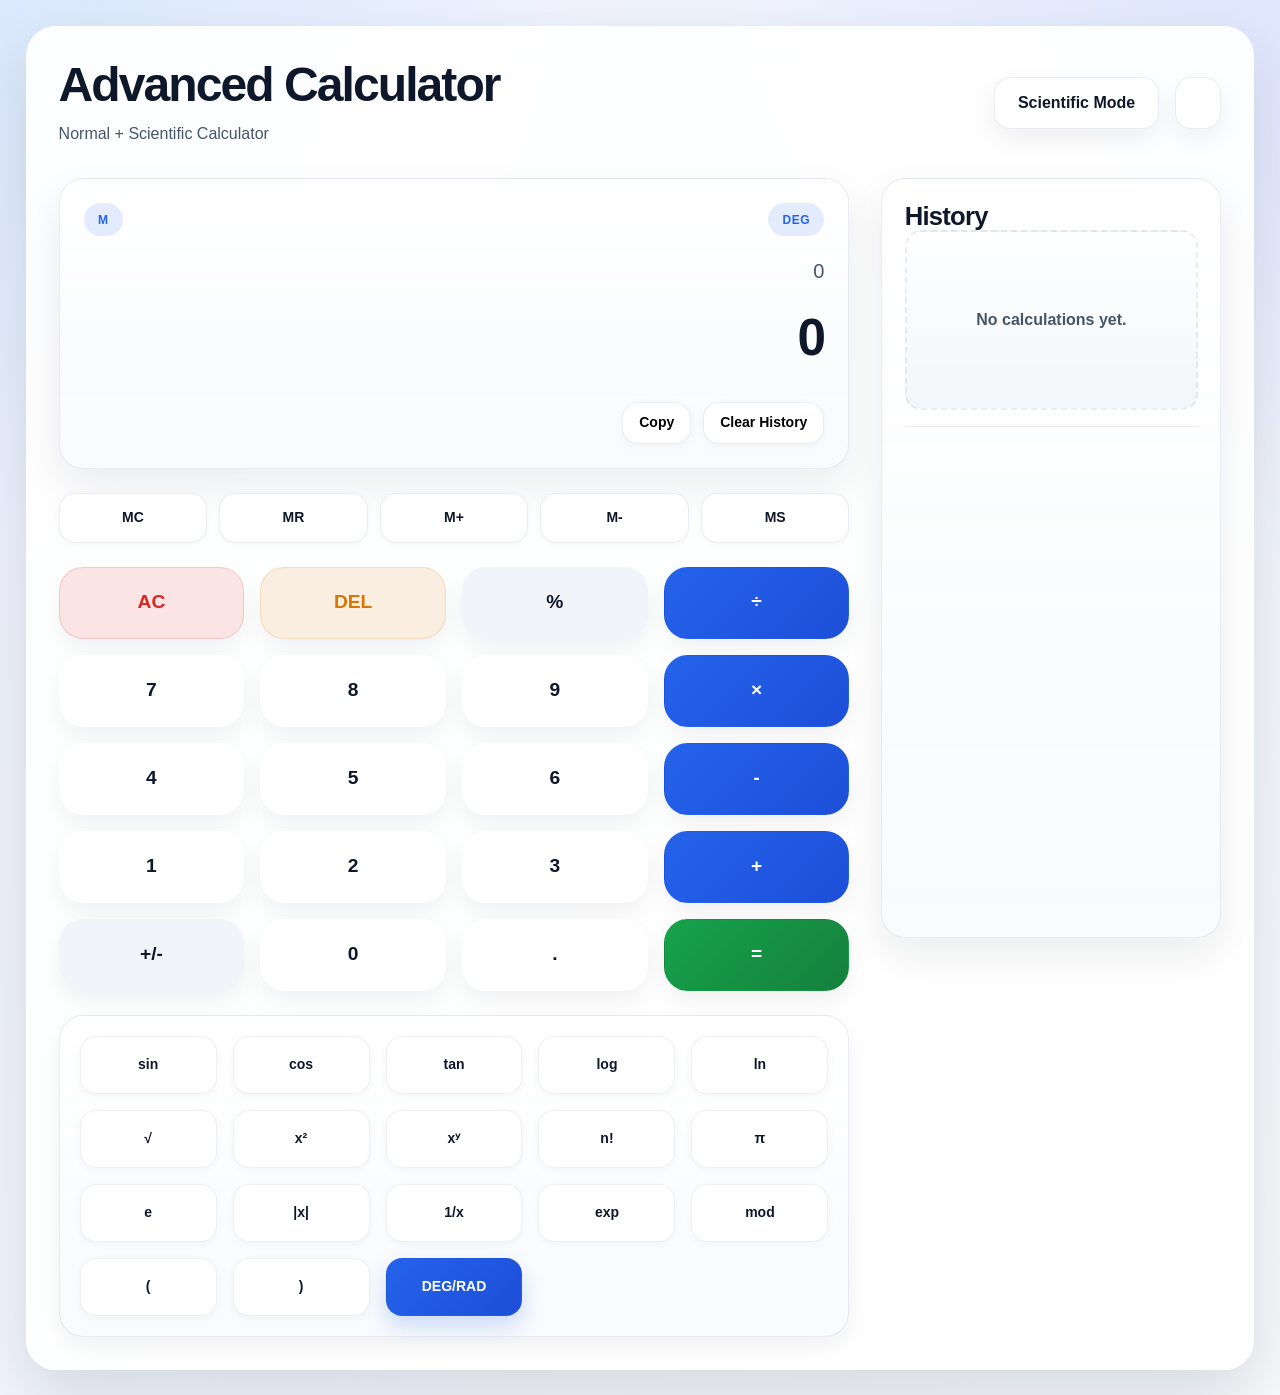
<file: Calculator/index.html>
<!DOCTYPE html>
<html lang="en">
    <head>
        <meta charset="UTF-8">
        <meta name="viewport" content="width=device-width, initial-scale=1.0">
        <title>Advanced Calculator</title>
        <link rel="stylesheet" href="style.css">
    </head>
    <body>
        <div class="calculator-app">
            <header class="app-header">
                <div class="header-left">
                    <h1>Advanced Calculator</h1>
                    <p>Normal + Scientific Calculator</p>
                </div>
                <div class="header-actions">
                    <button id="modeToggle" class="toggle-btn">Scientific Mode</button>
                    <button id="themetoggle" class="toggle-btn"></button>
                </div>
            </header>

            <main class="calculator-layout">
                <section class="calculator-panel">
                    <div class="display-section">
                        
                        <div class="memory-indicators">
                            <span id="memoryStatus">M</span>
                            <span id="angleMode">DEG</span>
                        </div>

                        <div class="expression-display" id="expressionDisplay">0</div>

                        <div class="result-display" id="resultDisplay">0</div>

                        <div class="display-actions">
                            <button id="copyResult">Copy</button>
                            <button id="clearHistory">Clear History</button>
                        </div>

                    </div>

                    <div class="memory-controls">
                        <button data-action="mc">MC</button>
                        <button data-action="mr">MR</button>
                        <button data-action="mplus">M+</button>
                        <button data-action="mminus">M-</button>
                        <button data-action="ms">MS</button>
                    </div>

                    <div class="calculator-buttons">
                        <button class="function-btn" data-action="clear">AC</button>
                        <button class="function-btn" data-action="delete">DEL</button>
                        <button class="function-btn" data-action="percent">%</button>
                        <button class="operator-btn" data-value="/">÷</button>

                        <button class="number-btn" data-value="7">7</button>
                        <button class="number-btn" data-value="8">8</button>
                        <button class="number-btn" data-value="9">9</button>
                        <button class="operator-btn" data-value="*">×</button>

                        <button class="number-btn" data-value="4">4</button>
                        <button class="number-btn" data-value="5">5</button>
                        <button class="number-btn" data-value="6">6</button>
                        <button class="operator-btn" data-value="-">-</button>

                        <button class="number-btn" data-value="1">1</button>
                        <button class="number-btn" data-value="2">2</button>
                        <button class="number-btn" data-value="3">3</button>
                        <button class="operator-btn" data-value="+">+</button>

                        <button class="function-btn" data-action="plusminus">+/-</button>
                        <button class="number-btn" data-value="0">0</button>
                        <button class="number-btn" data-value=".">.</button>
                        <button class="equals-btn" data-action="equals">=</button>

                    </div>

                    <div class="scientific-panel" id="scientificPanel">
                        <button data-scientific="sin">sin</button>
                        <button data-scientific="cos">cos</button>
                        <button data-scientific="tan">tan</button>
                        <button data-scientific="log">log</button>
                        <button data-scientific="ln">ln</button>

                        <button data-scientific="sqrt">√</button>
                        <button data-scientific="square">x²</button>
                        <button data-scientific="power">xʸ</button>
                        <button data-scientific="factorial">n!</button>
                        <button data-scientific="pi">π</button>

                        <button data-scientific="e">e</button>
                        <button data-scientific="abs">|x|</button>
                        <button data-scientific="inverse">1/x</button>
                        <button data-scientific="exp">exp</button>
                        <button data-scientific="mod">mod</button>

                        <button data-scientific="open-bracket">(</button>
                        <button data-scientific="close-bracket">)</button>
                        <button id="degRadToggle">DEG/RAD</button>

                    </div>
                </section>

                <aside class="history-panel">

                    <div class="history-header">
                        <h2>History</h2>

                        <ul id="historyList"></ul>

                        <div class="empty-history">
                            No calculations yet.
                        </div>
                    </div>
                </aside>
            </main>
        </div>

        <script src="script.js"></script>
    </body>
</html>
</file>
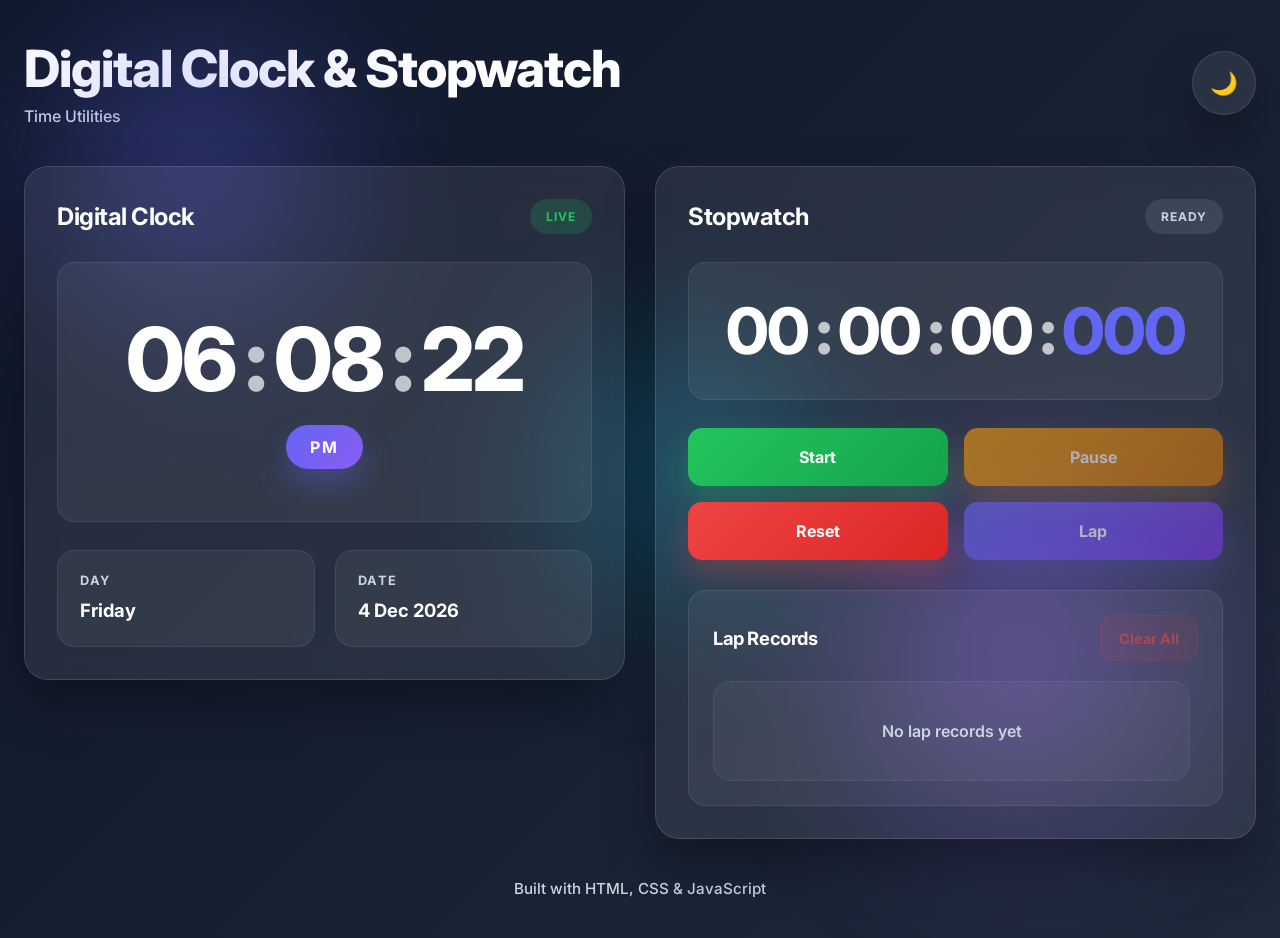
<file: Digital-Clock-And-Stopwatch/index.html>
<!doctype html>
<html lang="en">
  <head>
    <meta charset="UTF-8" />
    <meta name="viewport" content="width=device-width, initial-scale=1.0" />
    <title>Digital Clock & Stopwatch</title>
    <link rel="stylesheet" href="style.css" />
    <link rel="preconnect" href="https://fonts.googleapis.com" />
    <link rel="preconnect" href="https://fonts.gstatic.com" crossorigin />
    <link
      rel="stylesheet"
      href="https://fonts.googleapis.com/css2?family=Inter:wght@300;400;500;600;700;800&display=swap"
    />
  </head>
  <body>
    <div class="app-container">
      <div class="bg-shape shape-1"></div>
      <div class="bg-shape shape-2"></div>
      <div class="bg-shape shape-3"></div>

      <header class="app-header">
        <div class="brand">
          <h1>Digital Clock & Stopwatch</h1>
          <p>Time Utilities</p>
        </div>

        <button id="themeToggle" class="theme-toggle" aria-label="Toggle Theme">
          <span class="theme-icon">🌙</span>
        </button>
      </header>

      <main class="main-content">
        <section class="card clock-card">
          <div class="section-header">
            <h2>Digital Clock</h2>
            <span class="status-badge live">Live</span>
          </div>

          <div class="clock-display">
            <div class="time-wrapper">
              <span id="hours">00</span>
              <span class="separator">:</span>
              <span id="minutes">00</span>
              <span class="separator">:</span>
              <span id="seconds">00</span>
            </div>

            <div class="meridiem-wrapper">
              <span id="ampm">AM</span>
            </div>
          </div>

          <div class="date-info">
            <div class="date-box">
              <span class="label">Day</span>
              <span id="day">Monday</span>
            </div>

            <div class="date-box">
              <span class="label">Date</span>
              <span id="date">01-Jan-2026</span>
            </div>
          </div>
        </section>

        <section class="card stopwatch-card">
          <div class="section-header">
            <h2>Stopwatch</h2>
            <span class="status-badge">READY</span>
          </div>

          <div class="stopwatch-display">
            <span id="swHours">00</span>
            <span class="separator">:</span>
            <span id="swMinutes">00</span>
            <span class="separator">:</span>
            <span id="swSeconds">00</span>
            <span class="separator">:</span>
            <span id="swMilliseconds">000</span>
          </div>

          <div class="stopwatch-controls">
            <button id="startBtn" class="control-btn start-btn">Start</button>
            <button id="pauseBtn" class="control-btn pause-btn">Pause</button>
            <button id="resetBtn" class="control-btn reset-btn">Reset</button>
            <button id="lapBtn" class="control-btn lap-btn">Lap</button>
          </div>

          <div class="lap-section">
            <div class="lap-header">
              <h3>Lap Records</h3>
              <button id="clearLapsBtn" class="clear-laps-btn">
                Clear All
              </button>
            </div>

            <ul id="lapList" class="lap-list">
              <li class="empty-lap-message">No lap records yet</li>
            </ul>
          </div>
        </section>
      </main>

      <footer class="app-footer">
        <p>Built with HTML, CSS & JavaScript</p>
      </footer>
    </div>

    <script src="script.js" defer></script>
  </body>
</html>
</file>
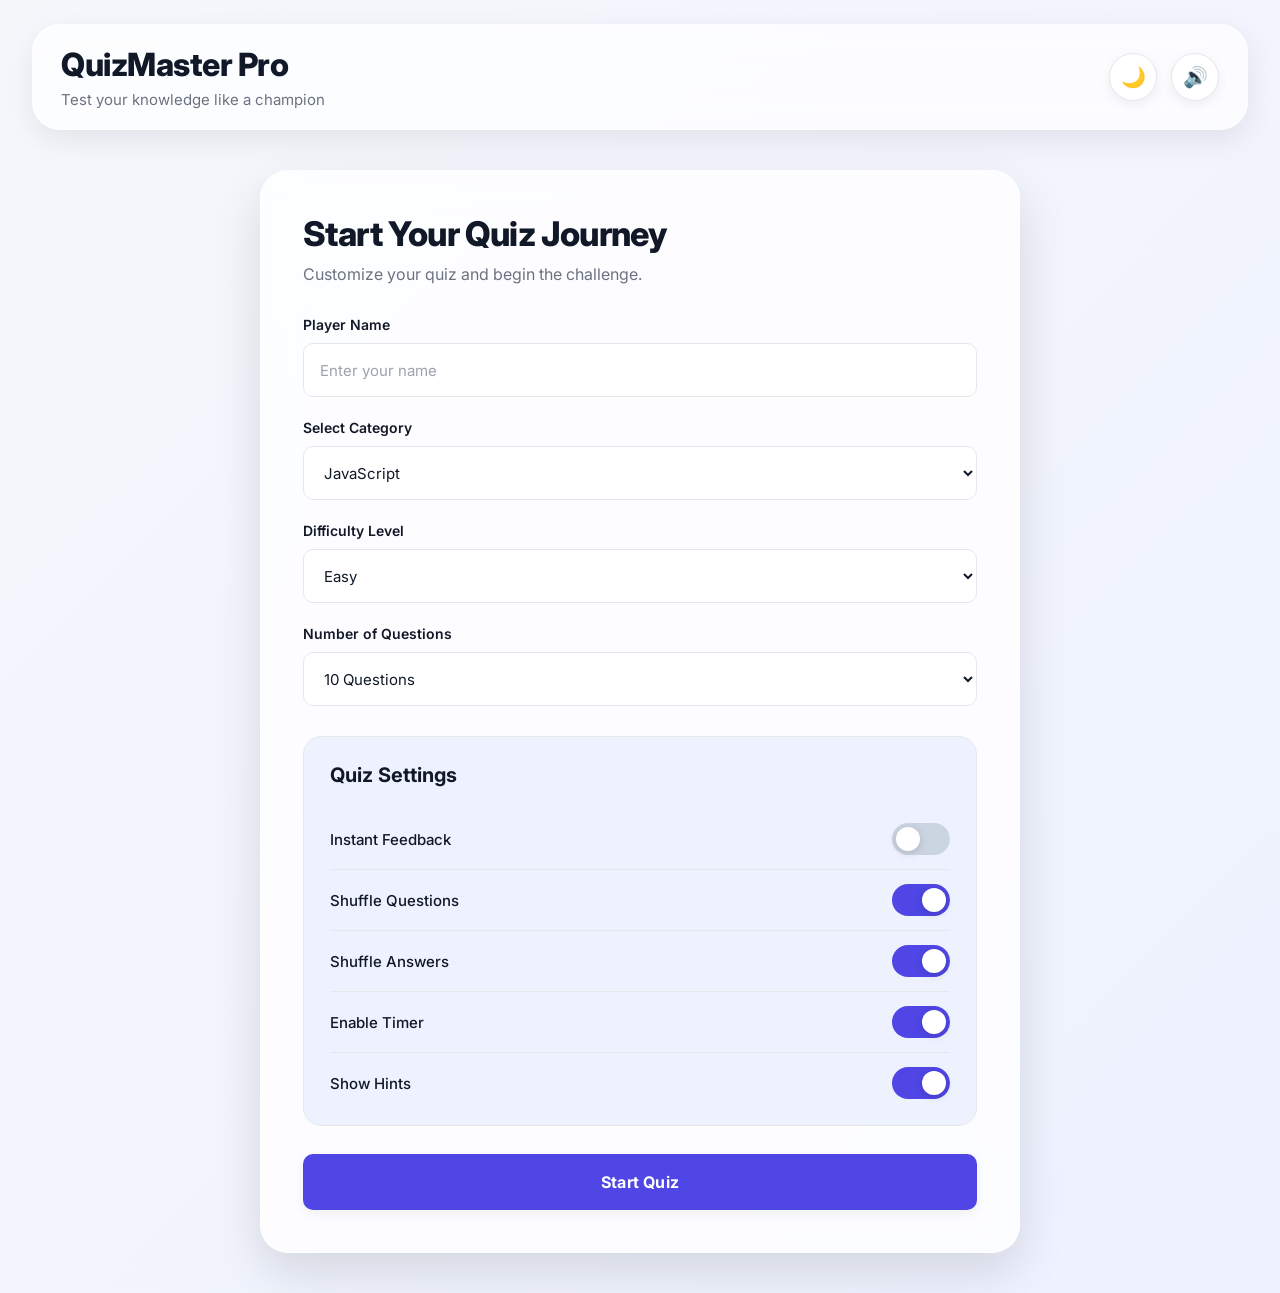
<file: Quiz-App/index.html>
<!doctype html>
<html lang="en">
  <head>
    <meta charset="UTF-8" />
    <meta name="viewport" content="width=device-width, initial-scale=1.0" />
    <meta
      name="description"
      content="Advanced Quiz Application built with HTML, CSS, and JavaScript"
    />
    <title>Advanced Quiz App</title>

    <!-- Google Fonts -->
    <link rel="preconnect" href="https://fonts.googleapis.com" />
    <link rel="preconnect" href="https://fonts.gstatic.com" crossorigin />
    <link
      href="https://fonts.googleapis.com/css2?family=Inter:wght@400;500;600;700;800&display=swap"
      rel="stylesheet"
    />

    <!-- CSS -->
    <link rel="stylesheet" href="style.css" />
  </head>
  <body>
    <div id="loading-screen" class="loading-screen">
      <div class="loader-wrapper">
        <div class="spinner"></div>
        <h2>Loading Quiz Experience...</h2>
        <p>Preparing your challenge...</p>
      </div>
    </div>

    <div id="toast-container" class="toast-container"></div>

    <div class="app-container">
      <header class="app-header">
        <div class="logo-section">
          <h1>QuizMaster Pro</h1>
          <p>Test your knowledge like a champion</p>
        </div>

        <div class="header-controls">
          <!-- Theme Toggle -->
          <button id="theme-toggle" class="icon-btn" aria-label="Toggle Theme">
            🌙
          </button>

          <!-- Sound Toggle -->
          <button id="sound-toggle" class="icon-btn" aria-label="Toggle Sound">
            🔊
          </button>
        </div>
      </header>

      <section id="start-screen" class="screen active-screen">
        <div class="start-card">
          <h2>Start Your Quiz Journey</h2>
          <p>Customize your quiz and begin the challenge.</p>

          <!-- Player Info -->
          <div class="input-group">
            <label for="player-name">Player Name</label>
            <input
              type="text"
              id="player-name"
              placeholder="Enter your name"
              maxlength="30"
            />
          </div>

          <!-- Category Selection -->
          <div class="input-group">
            <label for="quiz-category">Select Category</label>
            <select id="quiz-category">
              <option value="javascript">JavaScript</option>
              <option value="html">HTML</option>
              <option value="css">CSS</option>
              <option value="general">General Knowledge</option>
              <option value="aptitude">Aptitude</option>
              <option value="mixed">Mixed Quiz</option>
            </select>
          </div>

          <!-- Difficulty -->
          <div class="input-group">
            <label for="quiz-difficulty">Difficulty Level</label>
            <select id="quiz-difficulty">
              <option value="easy">Easy</option>
              <option value="medium">Medium</option>
              <option value="hard">Hard</option>
            </select>
          </div>

          <!-- Question Count -->
          <div class="input-group">
            <label for="question-count">Number of Questions</label>
            <select id="question-count">
              <option value="5">5 Questions</option>
              <option value="10" selected>10 Questions</option>
              <option value="15">15 Questions</option>
              <option value="20">20 Questions</option>
            </select>
          </div>

          <!-- Settings -->
          <div class="settings-panel">
            <h3>Quiz Settings</h3>

            <div class="setting-item">
              <span>Instant Feedback</span>
              <label class="switch">
                <input type="checkbox" id="instant-feedback" />
                <span class="slider"></span>
              </label>
            </div>

            <div class="setting-item">
              <span>Shuffle Questions</span>
              <label class="switch">
                <input type="checkbox" id="shuffle-questions" checked />
                <span class="slider"></span>
              </label>
            </div>

            <div class="setting-item">
              <span>Shuffle Answers</span>
              <label class="switch">
                <input type="checkbox" id="shuffle-answers" checked />
                <span class="slider"></span>
              </label>
            </div>

            <div class="setting-item">
              <span>Enable Timer</span>
              <label class="switch">
                <input type="checkbox" id="enable-timer" checked />
                <span class="slider"></span>
              </label>
            </div>

            <div class="setting-item">
              <span>Show Hints</span>
              <label class="switch">
                <input type="checkbox" id="show-hints" checked />
                <span class="slider"></span>
              </label>
            </div>
          </div>

          <!-- Start Button -->
          <button id="start-quiz-btn" class="primary-btn">Start Quiz</button>
        </div>
      </section>

      <section id="quiz-screen" class="screen">
        <div class="quiz-layout">
          <!-- LEFT MAIN QUIZ AREA -->
          <div class="quiz-main">
            <!-- Quiz Top Stats -->
            <div class="quiz-topbar">
              <!-- Progress Info -->
              <div class="progress-section">
                <div class="progress-info">
                  <span id="question-counter"> Question 1 / 10 </span>
                  <span id="progress-percent"> 10% </span>
                </div>

                <div class="progress-bar-wrapper">
                  <div
                    id="progress-bar"
                    class="progress-bar"
                    style="width: 10%"
                  ></div>
                </div>
              </div>

              <!-- Timer -->
              <div class="timer-section">
                <div class="timer-card">
                  <span class="timer-label">Time Left</span>
                  <h3 id="timer-display">15s</h3>
                </div>
              </div>
            </div>

            <!-- Live Stats -->
            <div class="live-stats">
              <div class="stat-card">
                <span class="stat-label">Score</span>
                <h3 id="live-score">0</h3>
              </div>

              <div class="stat-card">
                <span class="stat-label">Correct</span>
                <h3 id="correct-count">0</h3>
              </div>

              <div class="stat-card">
                <span class="stat-label">Wrong</span>
                <h3 id="wrong-count">0</h3>
              </div>

              <div class="stat-card">
                <span class="stat-label">Unanswered</span>
                <h3 id="unanswered-count">10</h3>
              </div>
            </div>

            <!-- Question Card -->
            <div class="question-card">
              <!-- Category Badge -->
              <div class="question-meta">
                <span id="question-category-badge" class="badge">
                  JavaScript
                </span>

                <span id="difficulty-badge" class="badge difficulty">
                  Medium
                </span>
              </div>

              <!-- Question -->
              <h2 id="question-text" class="question-text">
                What is the correct way to declare a variable in JavaScript?
              </h2>

              <!-- Hint Section -->
              <div id="hint-box" class="hint-box hidden">
                <p id="hint-text">Hint will appear here.</p>
              </div>

              <!-- Answer Options -->
              <div id="options-container" class="options-container">
                <button class="option-btn" data-option="0">
                  A. variable x = 10;
                </button>

                <button class="option-btn" data-option="1">
                  B. let x = 10;
                </button>

                <button class="option-btn" data-option="2">C. x := 10;</button>

                <button class="option-btn" data-option="3">
                  D. int x = 10;
                </button>
              </div>

              <!-- Feedback Message -->
              <div id="feedback-message" class="feedback-message hidden">
                Correct Answer!
              </div>
            </div>

            <!-- Lifelines -->
            <div class="lifelines-section">
              <button id="lifeline-5050" class="secondary-btn">50 / 50</button>

              <button id="lifeline-skip" class="secondary-btn">Skip</button>

              <button id="lifeline-extra-time" class="secondary-btn">
                +10 Seconds
              </button>

              <button id="show-hint-btn" class="secondary-btn">
                Show Hint
              </button>
            </div>

            <!-- Navigation -->
            <div class="quiz-navigation">
              <button id="prev-btn" class="nav-btn" disabled>Previous</button>

              <button id="next-btn" class="nav-btn">Next</button>

              <button id="submit-quiz-btn" class="primary-btn">
                Submit Quiz
              </button>
            </div>
          </div>

          <!-- RIGHT REVIEW PANEL -->
          <aside class="review-panel">
            <div class="review-header">
              <h3>Question Navigator</h3>
              <p>Jump to any question</p>
            </div>

            <!-- Dynamic Question Grid -->
            <div id="question-grid" class="question-grid">
              <button class="question-pill active">1</button>

              <button class="question-pill answered">2</button>

              <button class="question-pill unanswered">3</button>

              <button class="question-pill unanswered">4</button>

              <button class="question-pill flagged">5</button>

              <button class="question-pill unanswered">6</button>

              <button class="question-pill unanswered">7</button>

              <button class="question-pill unanswered">8</button>

              <button class="question-pill unanswered">9</button>

              <button class="question-pill unanswered">10</button>
            </div>

            <!-- Legend -->
            <div class="review-legend">
              <div class="legend-item">
                <span class="legend-box active-box"></span>
                <span>Current</span>
              </div>

              <div class="legend-item">
                <span class="legend-box answered-box"></span>
                <span>Answered</span>
              </div>

              <div class="legend-item">
                <span class="legend-box unanswered-box"></span>
                <span>Unanswered</span>
              </div>

              <div class="legend-item">
                <span class="legend-box flagged-box"></span>
                <span>Flagged</span>
              </div>
            </div>

            <!-- Review Actions -->
            <div class="review-actions">
              <button id="flag-question-btn" class="secondary-btn full-width">
                Flag Question
              </button>

              <button id="review-answers-btn" class="secondary-btn full-width">
                Review Answers
              </button>
            </div>

            <!-- Best Score -->
            <div class="best-score-card">
              <span>Best Score</span>
              <h3 id="best-score">0%</h3>
            </div>
          </aside>
        </div>
      </section>

      <section id="result-screen" class="screen">
        <div class="result-wrapper">
          <!-- Result Header -->
          <div class="result-header">
            <h2 id="result-title">Quiz Completed!</h2>

            <p id="result-subtitle">
              Great effort! Here is your performance summary.
            </p>
          </div>

          <!-- Main Score Card -->
          <div class="score-summary-card">
            <div class="score-circle">
              <span id="final-percentage">85%</span>
            </div>

            <div class="score-text-content">
              <h3 id="player-result-name">Great job, Player!</h3>

              <p id="grade-display">Grade: A</p>

              <p id="pass-fail-status">Status: PASS</p>
            </div>
          </div>

          <!-- Detailed Stats -->
          <div class="result-stats-grid">
            <div class="result-stat-card">
              <span>Total Questions</span>
              <h3 id="total-questions-result">10</h3>
            </div>

            <div class="result-stat-card">
              <span>Correct Answers</span>
              <h3 id="correct-result">8</h3>
            </div>

            <div class="result-stat-card">
              <span>Wrong Answers</span>
              <h3 id="wrong-result">2</h3>
            </div>

            <div class="result-stat-card">
              <span>Unanswered</span>
              <h3 id="unanswered-result">0</h3>
            </div>

            <div class="result-stat-card">
              <span>Final Score</span>
              <h3 id="final-score-points">80</h3>
            </div>

            <div class="result-stat-card">
              <span>Best Score</span>
              <h3 id="best-score-result">95%</h3>
            </div>
          </div>

          <!-- Result Actions -->
          <div class="result-actions">
            <button id="review-result-btn" class="secondary-btn">
              Review Answers
            </button>

            <button id="download-result-btn" class="secondary-btn">
              Download Result
            </button>

            <button id="restart-quiz-btn" class="primary-btn">
              Play Again
            </button>
          </div>

          <!-- Leaderboard -->
          <div class="leaderboard-section">
            <div class="leaderboard-header">
              <h3>Leaderboard</h3>
              <p>Top performers</p>
            </div>

            <div id="leaderboard-list" class="leaderboard-list">
              <div class="leaderboard-item">
                <span>#1 Ashish</span>
                <span>95%</span>
              </div>

              <div class="leaderboard-item">
                <span>#2 Rahul</span>
                <span>90%</span>
              </div>

              <div class="leaderboard-item">
                <span>#3 Priya</span>
                <span>88%</span>
              </div>
            </div>

            <button id="clear-leaderboard-btn" class="danger-btn">
              Clear Leaderboard
            </button>
          </div>
        </div>
      </section>

      <div id="review-modal" class="modal hidden">
        <div class="modal-overlay"></div>

        <div class="modal-content">
          <div class="modal-header">
            <h3>Answer Review</h3>

            <button
              id="close-review-modal"
              class="close-btn"
              aria-label="Close Review"
            >
              ×
            </button>
          </div>

          <div id="review-list" class="review-list">
            <!-- Dynamic Review Items -->

            <div class="review-item">
              <h4>Q1. What is JavaScript?</h4>

              <p>
                Your Answer:
                <span class="wrong-answer"> Programming Markup Language </span>
              </p>

              <p>
                Correct Answer:
                <span class="correct-answer"> Programming Language </span>
              </p>
            </div>
          </div>
        </div>
      </div>
    </div>
    <!-- END APP CONTAINER -->

    <audio id="correct-sound" preload="auto">
      <source src="assets/dragon-studio-correct-472358.mp3" type="audio/mpeg" />
    </audio>

    <audio id="wrong-sound" preload="auto">
      <source src="assets/universfield-error-04-199275.mp3" type="audio/mpeg" />
    </audio>

    <audio id="complete-sound" preload="auto">
      <source src="assets/freesound_community-level-win-6416.mp3" type="audio/mpeg" />
    </audio>

    <audio id="click-sound" preload="auto">
      <source src="assets/matthewvakaliuk73627-mouse-click-290204.mp3" type="audio/mpeg" />
    </audio>

    <script src="script.js"></script>
  </body>
</html>
</file>
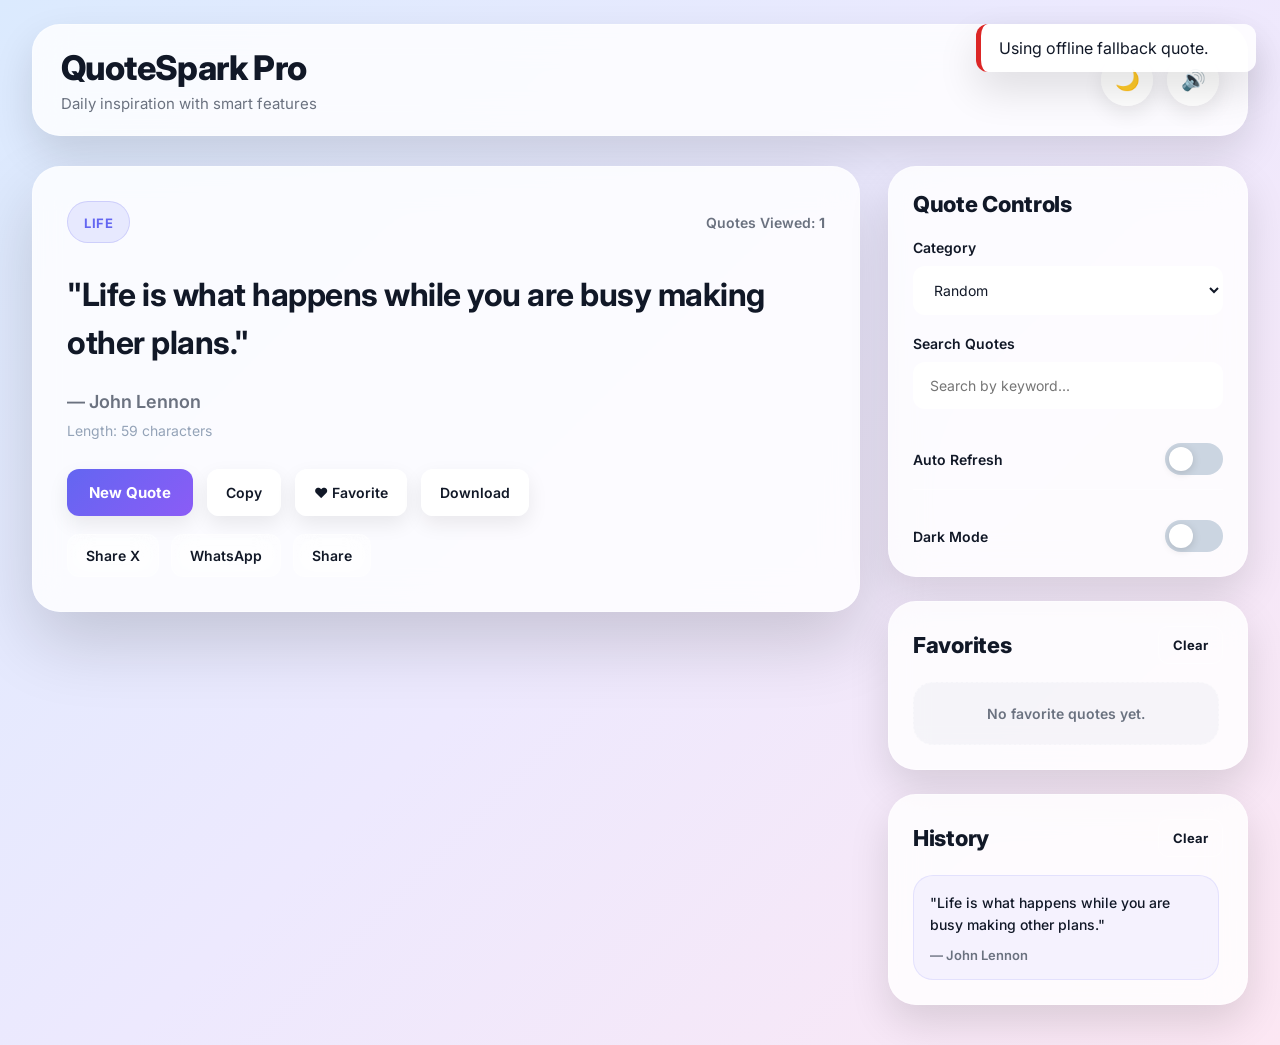
<file: Quote-Generator/index.html>
<!doctype html>
<html lang="en">
  <head>
    <meta charset="UTF-8" />
    <meta name="viewport" content="width=device-width, initial-scale=1.0" />
    <meta
      name="description"
      content="Advanced Random Quote Generator built with HTML, CSS, and JavaScript"
    />
    <title>Random Quote Generator Pro</title>

    <link rel="preconnect" href="https://fonts.googleapis.com" />
    <link rel="preconnect" href="https://fonts.gstatic.com" crossorigin />

    <link
      href="https://fonts.googleapis.com/css2?family=Inter:wght@400;500;600;700;800&display=swap"
      rel="stylesheet"
    />

    <link rel="stylesheet" href="style.css" />
  </head>
  <body>
    <div id="loading-screen" class="loading-screen">
      <div class="loader-wrapper">
        <div class="spinner"></div>
        <h2>Loading Quote Experience...</h2>
        <p>Preparing inspiration for you...</p>
      </div>
    </div>

    <div id="toast-container" class="toast-container"></div>

    <div class="app-container">
      <header class="app-header">
        <div class="logo-section">
          <h1>QuoteSpark Pro</h1>
          <p>Daily inspiration with smart features</p>
        </div>

        <div class="header-controls">
          <button id="theme-toggle" class="icon-btn" aria-label="Toggle Theme">
            🌙
          </button>

          <button id="voice-btn" class="icon-btn" aria-label="Read Quote">
            🔊
          </button>
        </div>
      </header>

      <main class="main-layout">
        <section class="quote-section">
          <div class="quote-card">
            <div class="quote-topbar">
              <div class="quote-badge">
                <span id="quote-category"> Motivation </span>
              </div>

              <div class="quote-counter">
                Quotes Viewed:
                <strong id="quote-count">0</strong>
              </div>
            </div>

            <div id="loading-quote" class="quote-loading hidden">
              <div class="mini-spinner"></div>
              <p>Fetching inspiring quote...</p>
            </div>

            <div id="quote-content" class="quote-content">
              <blockquote id="quote-text">
                "Success is the sum of small efforts repeated day in and day
                out."
              </blockquote>

              <p id="quote-author">— Robert Collier</p>

              <p id="quote-length">Length: 68 characters</p>
            </div>

            <div class="quote-actions">
              <button id="new-quote-btn" class="primary-btn">New Quote</button>

              <button id="copy-btn" class="secondary-btn">Copy</button>

              <button id="favorite-btn" class="secondary-btn">
                ❤️ Favorite
              </button>

              <button id="download-btn" class="secondary-btn">Download</button>
            </div>

            <div class="share-actions">
              <button id="twitter-share-btn" class="share-btn">Share X</button>

              <button id="whatsapp-share-btn" class="share-btn">
                WhatsApp
              </button>

              <button id="native-share-btn" class="share-btn">Share</button>
            </div>
          </div>
        </section>
        <aside class="sidebar">
          <div class="control-card">
            <h3>Quote Controls</h3>

            <div class="input-group">
              <label for="category-select"> Category </label>

              <select id="category-select">
                <option value="random">Random</option>
                <option value="motivation">Motivation</option>
                <option value="success">Success</option>
                <option value="life">Life</option>
                <option value="wisdom">Wisdom</option>
                <option value="technology">Technology</option>
                <option value="love">Love</option>
                <option value="funny">Funny</option>
              </select>
            </div>

            <div class="input-group">
              <label for="search-input"> Search Quotes </label>

              <input
                type="text"
                id="search-input"
                placeholder="Search by keyword..."
              />
            </div>

            <div class="toggle-group">
              <div class="toggle-item">
                <span>Auto Refresh</span>

                <label class="switch">
                  <input type="checkbox" id="auto-refresh-toggle" />
                  <span class="slider"></span>
                </label>
              </div>

              <div class="toggle-item">
                <span>Dark Mode</span>

                <label class="switch">
                  <input type="checkbox" id="theme-switch" />
                  <span class="slider"></span>
                </label>
              </div>
            </div>
          </div>

          <div class="favorites-card">
            <div class="panel-header">
              <h3>Favorites</h3>
              <button id="clear-favorites-btn" class="small-btn">Clear</button>
            </div>

            <div id="favorites-list" class="scroll-list">
              <div class="empty-state">No favorite quotes yet.</div>
            </div>
          </div>

          <div class="history-card">
            <div class="panel-header">
              <h3>History</h3>
              <button id="clear-history-btn" class="small-btn">Clear</button>
            </div>

            <div id="history-list" class="scroll-list">
              <div class="empty-state">No quote history yet.</div>
            </div>
          </div>
        </aside>
      </main>

      <div id="error-modal" class="modal hidden">
        <div class="modal-overlay"></div>

        <div class="modal-content">
          <div class="modal-header">
            <h3>Error</h3>

            <button
              id="close-modal-btn"
              class="close-btn"
              aria-label="Close Modal"
            >
              ×
            </button>
          </div>

          <div class="modal-body">
            <p id="error-message">Failed to fetch quote. Please try again.</p>

            <button id="retry-btn" class="primary-btn">Retry</button>
          </div>
        </div>
      </div>
    </div>

    <script src="script.js"></script>
  </body>
</html>
</file>
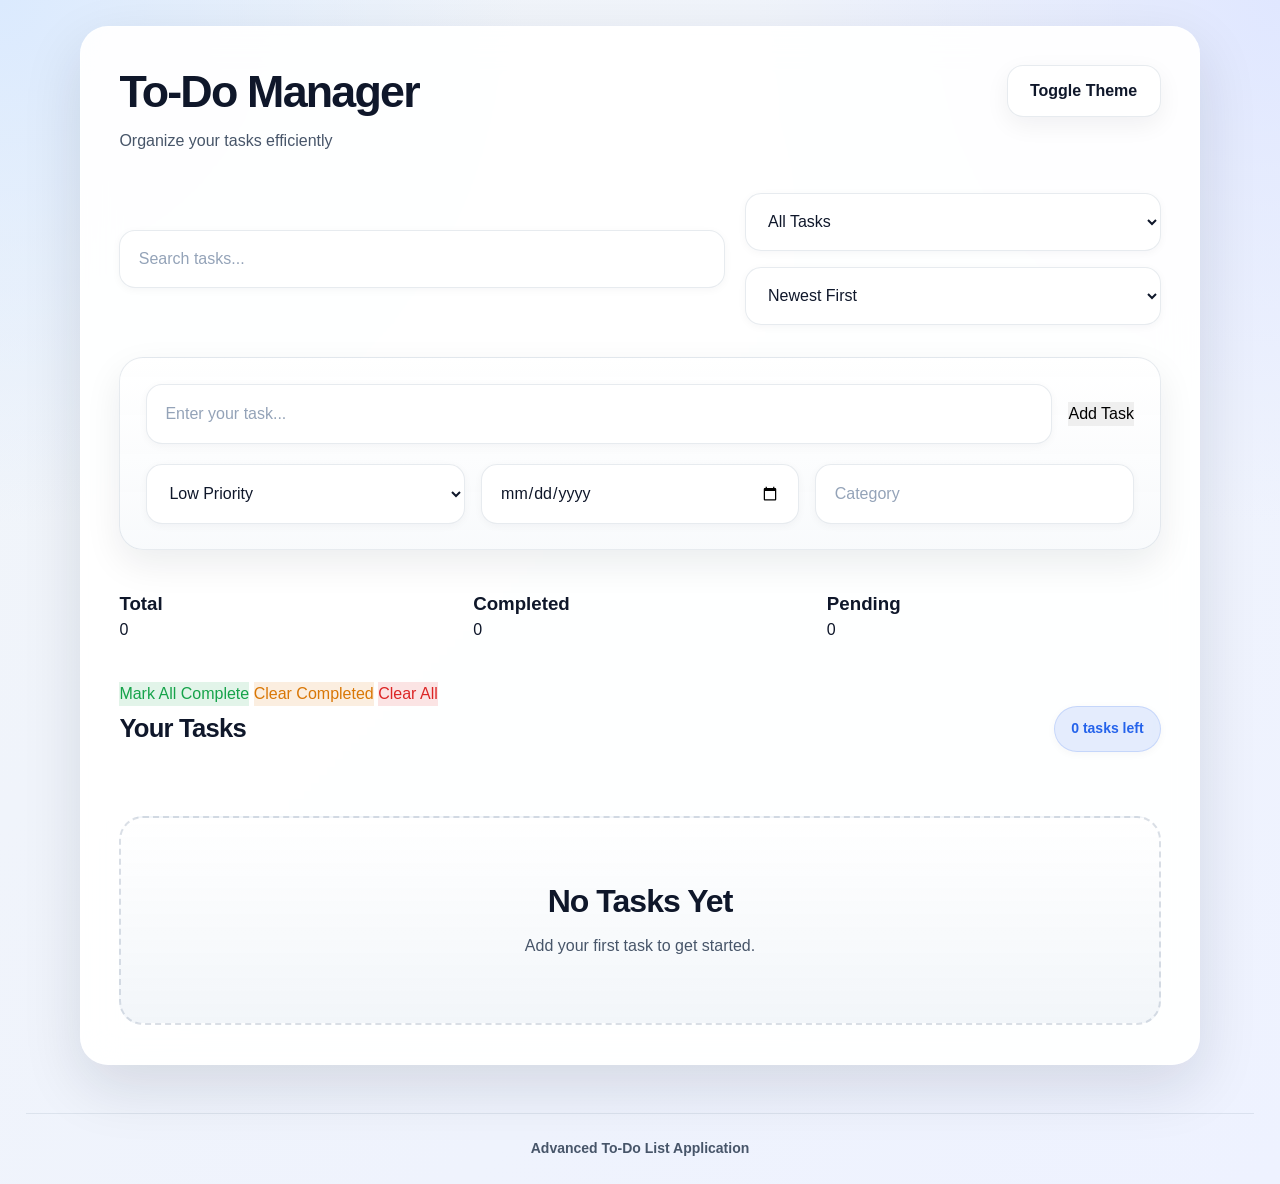
<file: To-Do-List/index.html>
<!DOCTYPE html>
<html lang="en">
    <head>
        <meta charset="UTF-8">
        <meta name="viewport" content="width=device-width, initial-scale=1.0">
        <title>Advanced To-Do List App</title>
        <link rel="stylesheet" href="style.css">
    </head>
    <body>
        <div class="app-container">
            <header class="app-header">
                <div class="header-top">
                    <h1>To-Do Manager</h1>
                    <button class="theme-toggle" id="themeToggle">
                        Toggle Theme
                    </button>
                </div>

                <p class="app-subtitle">
                    Organize your tasks efficiently
                </p>
            </header>

            <section class="top-controls">
                <div class="search-box">
                    <input type = "text" id="searchTask" placeholder="Search tasks..." />
                </div>

                <div class="filter-controls">
                    <select id="filterStatus">
                        <option value="all">All Tasks</option>
                        <option value="completed">Completed</option>
                        <option value="pending">Pending</option>
                    </select>

                    <select id="sortTasks">
                        <option value="newest">Newest First</option>
                        <option value="oldest">Oldest First</option>
                        <option value="priority">Priority</option>
                        <option value="duedate">Due Date</option>
                        <option value="alphabetical">A-Z</option>
                    </select>
                </div>
            </section>

            <section class="task-input-section">
                <form id="taskForm">
                    <div class="main-input-row">
                        <input type="text" id="taskInput" placeholder="Enter your task..." required />
                        <button type="submit" id="addTaskbtn">Add Task</button>
                    </div>

                    <div class="extra-input-row">
                        <select id="taskPriority">
                            <option value="low">Low Priority</option>
                            <option value="medium">Medium Priority</option>
                            <option value="high">High Priority</option>
                        </select>
                        
                        <input type="date" id="taskDueDate" />

                        <input type="text" id="taskCategory" placeholder="Category" />
                    </div>
                </form>
            </section>

            <section class="task-stats">
                <div class="stats-card">
                    <h3>Total</h3>
                    <span id=""totalTasks>0</span>
                </div>

                <div class="stats-card">
                    <h3>Completed</h3>
                    <span id="completedTasks">0</span>
                </div>

                <div class="stats-card">
                    <h3>Pending</h3>
                    <span id="pendingTasks">0</span>
                </div>
            </section>

            <section class="bulk-action">
                <button id="markAllComplete">Mark All Complete</button>
                <button id="clearCompleted">Clear Completed</button>
                <button id="clearAllTasks">Clear All</button>
            </section>

            <section class="task-list-section">            
                <div class="list-header">
                    <h2>Your Tasks</h2>
                    <span id="tasksLeft">0 tasks left</span>
                </div>

                <ul id="taskList">
                    <li class="task-item">
                        <div class="task-left">
                            <input type="checkbox" class="task-complete-checkbox" />
                            <div class="task-content">
                                <h3 class="task-title">Learn JavaScript DOM</h3>
                                <div class="task-meta">
                                    <span class="priority-high">High</span>
                                    
                                    <span class="category">Study</span>

                                    <span class="due-date">2026-05-20</span></div>
                                </div>
                            </div>

                            <div class="task-actions">
                                <button class="edit-btn">Edit</button>
                                <button class="delete-btn">Delete</button>
                            </div>
                        </li>
                    </ul>

                </section>

                <section class="empty-state" id="emptyState">
                    <h2>No Tasks Yet</h2>
                    <p>Add your first task to get started.</p>
                </section>
            </div>

            <footer class="app-footer">
                <p>Advanced To-Do List Application</p>
            </footer>
        </div>

        <script src="script.js"></script>
    </body>
</html>
</file>
<file: Calculator/style.css>
*,
*::before,
*::after {
    margin: 0;
    padding: 0;
    box-sizing: border-box;
}

:root {
    --bg-page: #eef2ff;
    --bg-accent: #dbeafe;

    --surface-1: rgba(255, 255, 255, 0.92);
    --surface-2: #ffffff;
    --surface-3: #f8fafc;
    --surface-hover: #f1f5f9;

    --text-1: #0f172a;
    --text-2: #475569;
    --text-3: #94a3b8;

    --border: rgba(148, 163, 184, 0.2);

    --primary: #2563eb;
    --primary-hover: #1d4ed8;
    --primary-soft: rgba(37, 99, 235, 0.12);

    --success: #16a34a;
    --warning: #d97706;
    --danger: #dc2626;

    --shadow-xs: 0 2px 8px rgba(15, 23, 42, 0.04);
    --shadow-sm: 0 10px 24px rgba(15, 23, 42, 0.06);
    --shadow-md: 0 18px 40px rgba(15, 23, 42, 0.08);
    --shadow-lg: 0 28px 70px rgba(15, 23, 42, 0.14);

    --radius-sm: 12px;
    --radius-md: 16px;
    --radius-lg: 24px;
    --radius-xl: 30px;
    --radius-pill: 999px;

    --space-1: 0.5rem;
    --space-2: 0.75rem;
    --space-3: 1rem;
    --space-4: 1.25rem;
    --space-5: 1.5rem;
    --space-6: 2rem;
    --space-7: 2.5rem;

    --text-xs: 0.75rem;
    --text-sm: 0.875rem;
    --text-md: 1rem;
    --text-lg: 1.125rem;
    --text-xl: clamp(1.5rem, 2vw, 2rem);
    --text-2xl: clamp(2rem, 4vw, 3rem);

    --transition-fast: 0.18s ease;
    --transition-normal: 0.28s ease;

    --container-width: 1400px;
}

html {
    scroll-behavior: smooth;
}

body {
    min-height: 100vh;
    font-family:
        Inter,
        "Segoe UI",
        Roboto,
        sans-serif;
    color: var(--text-1);
    line-height: 1.5;
    background:
        radial-gradient(circle at top left, var(--bg-accent) 0%, transparent 30%),
        radial-gradient(circle at top right, #e0e7ff 0%, transparent 30%),
        linear-gradient(135deg, var(--bg-page) 0%, #f8fafc 100%);
    padding: clamp(1rem, 2vw, 2rem);
    overflow-x: hidden;
}

button,
input {
    font: inherit;
    border: none;
    outline: none;
}

button {
    cursor: pointer;
    transition:
        transform var(--transition-fast),
        box-shadow var(--transition-normal),
        background var(--transition-normal),
        border-color var(--transition-normal);
}

ul {
    list-style: none;
}

/* App Shell */

.calculator-app {
    width: min(100%, var(--container-width));
    margin-inline: auto;
    padding: clamp(1.25rem, 3vw, 2rem);
    border-radius: var(--radius-xl);
    background: var(--surface-1);
    border: 1px solid rgba(255, 255, 255, 0.45);
    backdrop-filter: blur(18px);
    -webkit-backdrop-filter: blur(18px);
    box-shadow: var(--shadow-lg);
}

/* Header */

.app-header {
    display: flex;
    justify-content: space-between;
    align-items: center;
    gap: var(--space-5);
    flex-wrap: wrap;
    margin-bottom: var(--space-6);
}

.header-left h1 {
    font-size: var(--text-2xl);
    font-weight: 800;
    line-height: 1.08;
    letter-spacing: -0.04em;
}

.header-left p {
    margin-top: var(--space-2);
    color: var(--text-2);
    font-size: var(--text-md);
}

.header-actions {
    display: flex;
    gap: var(--space-3);
    flex-wrap: wrap;
}

.toggle-btn {
    min-height: 52px;
    padding: 0 1.4rem;
    border-radius: var(--radius-md);
    background: var(--surface-2);
    border: 1px solid var(--border);
    box-shadow: var(--shadow-sm);
    font-weight: 700;
    color: var(--text-1);
}

.toggle-btn:hover {
    background: var(--surface-hover);
    transform: translateY(-2px);
    box-shadow: var(--shadow-md);
}

/* Layout */

.calculator-layout {
    display: grid;
    grid-template-columns: minmax(0, 1fr) 340px;
    gap: var(--space-6);
    align-items: start;
}

.calculator-panel {
    display: flex;
    flex-direction: column;
    gap: var(--space-5);
}

/* Display */

.display-section {
    padding: 1.5rem;
    border-radius: var(--radius-lg);
    background:
        linear-gradient(
            180deg,
            rgba(255, 255, 255, 0.98),
            rgba(248, 250, 252, 0.94)
        );
    border: 1px solid var(--border);
    box-shadow: var(--shadow-md);
}

.memory-indicators {
    display: flex;
    justify-content: space-between;
    align-items: center;
    margin-bottom: var(--space-4);
}

.memory-indicators span {
    padding: 0.45rem 0.9rem;
    border-radius: var(--radius-pill);
    background: var(--primary-soft);
    color: var(--primary);
    font-size: var(--text-xs);
    font-weight: 800;
    letter-spacing: 0.04em;
}

.expression-display {
    min-height: 42px;
    text-align: right;
    color: var(--text-2);
    font-size: clamp(1rem, 2vw, 1.25rem);
    word-break: break-word;
    overflow-wrap: anywhere;
    margin-bottom: var(--space-2);
}

.result-display {
    min-height: 72px;
    text-align: right;
    font-size: clamp(2rem, 5vw, 3.2rem);
    font-weight: 800;
    line-height: 1.1;
    letter-spacing: -0.03em;
    color: var(--text-1);
    word-break: break-word;
    overflow-wrap: anywhere;
}

.display-actions {
    display: flex;
    justify-content: flex-end;
    gap: var(--space-2);
    margin-top: var(--space-4);
}

.display-actions button {
    min-height: 42px;
    padding: 0 1rem;
    border-radius: var(--radius-md);
    background: var(--surface-2);
    border: 1px solid var(--border);
    box-shadow: var(--shadow-xs);
    font-size: var(--text-sm);
    font-weight: 700;
}

.display-actions button:hover {
    transform: translateY(-2px);
    background: var(--surface-hover);
}

/* Memory Controls */

.memory-controls {
    display: grid;
    grid-template-columns: repeat(5, 1fr);
    gap: var(--space-2);
}

.memory-controls button {
    min-height: 50px;
    border-radius: var(--radius-md);
    background: var(--surface-2);
    border: 1px solid var(--border);
    box-shadow: var(--shadow-xs);
    font-size: var(--text-sm);
    font-weight: 800;
    color: var(--text-1);
}

.memory-controls button:hover {
    transform: translateY(-2px);
    background: var(--surface-hover);
    box-shadow: var(--shadow-sm);
}

/* Calculator Grid */

.calculator-buttons {
    display: grid;
    grid-template-columns: repeat(4, minmax(0, 1fr));
    gap: var(--space-3);
}

/* Base Calculator Button */

.calculator-buttons button {
    min-height: 72px;
    border-radius: var(--radius-lg);
    border: 1px solid transparent;
    font-size: clamp(1rem, 2vw, 1.2rem);
    font-weight: 800;
    box-shadow: var(--shadow-sm);
    transition:
        transform var(--transition-fast),
        box-shadow var(--transition-normal),
        background var(--transition-normal),
        border-color var(--transition-normal);
}

.calculator-buttons button:hover {
    transform: translateY(-3px);
    box-shadow: var(--shadow-md);
}

.calculator-buttons button:active {
    transform: scale(0.97);
}

/* Number Buttons */

.number-btn {
    background: var(--surface-2);
    color: var(--text-1);
    border-color: rgba(148, 163, 184, 0.16);
}

.number-btn:hover {
    background: var(--surface-hover);
}

/* Operator Buttons */

.operator-btn {
    background:
        linear-gradient(
            135deg,
            var(--primary),
            var(--primary-hover)
        );
    color: white;
    border-color: rgba(37, 99, 235, 0.2);
    box-shadow: 0 12px 24px rgba(37, 99, 235, 0.22);
}

.operator-btn:hover {
    box-shadow: 0 16px 30px rgba(37, 99, 235, 0.3);
}

/* Function Buttons */

.function-btn {
    background: rgba(241, 245, 249, 0.95);
    color: var(--text-1);
    border-color: rgba(148, 163, 184, 0.18);
}

.function-btn:hover {
    background: #e2e8f0;
}

/* Equals Button */

.equals-btn {
    background:
        linear-gradient(
            135deg,
            var(--success),
            #15803d
        );
    color: white;
    border-color: rgba(22, 163, 74, 0.2);
    box-shadow: 0 12px 24px rgba(22, 163, 74, 0.22);
}

.equals-btn:hover {
    box-shadow: 0 16px 30px rgba(22, 163, 74, 0.3);
}

/* Special Visual Hierarchy */

.calculator-buttons .function-btn:nth-child(1) {
    background: rgba(220, 38, 38, 0.12);
    color: var(--danger);
    border-color: rgba(220, 38, 38, 0.16);
}

.calculator-buttons .function-btn:nth-child(1):hover {
    background: rgba(220, 38, 38, 0.2);
}

.calculator-buttons .function-btn:nth-child(2) {
    background: rgba(217, 119, 6, 0.12);
    color: var(--warning);
    border-color: rgba(217, 119, 6, 0.16);
}

.calculator-buttons .function-btn:nth-child(2):hover {
    background: rgba(217, 119, 6, 0.2);
}

/* Button Focus */

.calculator-buttons button:focus-visible,
.memory-controls button:focus-visible,
.display-actions button:focus-visible,
.toggle-btn:focus-visible {
    outline: 3px solid rgba(37, 99, 235, 0.24);
    outline-offset: 3px;
}

/* Scientific Panel */

.scientific-panel {
    display: grid;
    grid-template-columns: repeat(5, minmax(0, 1fr));
    gap: var(--space-3);
    padding: 1.25rem;
    border-radius: var(--radius-lg);
    background:
        linear-gradient(
            180deg,
            rgba(255, 255, 255, 0.96),
            rgba(248, 250, 252, 0.92)
        );
    border: 1px solid var(--border);
    box-shadow: var(--shadow-sm);
    animation: fadeInUp 0.3s ease;
}

.scientific-panel button {
    min-height: 58px;
    border-radius: var(--radius-md);
    background: var(--surface-2);
    border: 1px solid rgba(148, 163, 184, 0.16);
    color: var(--text-1);
    font-size: var(--text-sm);
    font-weight: 800;
    box-shadow: var(--shadow-xs);
    transition:
        transform var(--transition-fast),
        box-shadow var(--transition-normal),
        background var(--transition-normal);
}

.scientific-panel button:hover {
    transform: translateY(-2px);
    background: var(--surface-hover);
    box-shadow: var(--shadow-sm);
}

.scientific-panel button:active {
    transform: scale(0.97);
}

#degRadToggle {
    background:
        linear-gradient(
            135deg,
            var(--primary),
            var(--primary-hover)
        );
    color: white;
    border-color: rgba(37, 99, 235, 0.18);
    box-shadow: 0 10px 22px rgba(37, 99, 235, 0.22);
}

#degRadToggle:hover {
    box-shadow: 0 14px 28px rgba(37, 99, 235, 0.3);
}

/* History Sidebar */

.history-panel {
    position: sticky;
    top: 1rem;
    padding: 1.4rem;
    min-height: 760px;
    border-radius: var(--radius-lg);
    background:
        linear-gradient(
            180deg,
            rgba(255, 255, 255, 0.98),
            rgba(248, 250, 252, 0.94)
        );
    border: 1px solid var(--border);
    box-shadow: var(--shadow-md);
    display: flex;
    flex-direction: column;
}

.history-header {
    padding-bottom: 1rem;
    margin-bottom: 1rem;
    border-bottom: 1px solid rgba(148, 163, 184, 0.16);
}

.history-header h2 {
    font-size: var(--text-xl);
    font-weight: 800;
    line-height: 1.1;
    letter-spacing: -0.03em;
    color: var(--text-1);
}

/* History List */

#historyList {
    display: flex;
    flex-direction: column;
    gap: 0.9rem;
    flex: 1;
    overflow-y: auto;
    padding-right: 0.3rem;
}

#historyList li {
    padding: 1rem;
    border-radius: var(--radius-md);
    background: var(--surface-2);
    border: 1px solid rgba(148, 163, 184, 0.14);
    box-shadow: var(--shadow-xs);
    transition:
        transform var(--transition-fast),
        box-shadow var(--transition-normal),
        background var(--transition-normal);
    cursor: pointer;
}

#historyList li:hover {
    transform: translateY(-2px);
    background: var(--surface-hover);
    box-shadow: var(--shadow-sm);
}

#historyList li span {
    display: block;
    font-size: var(--text-sm);
    color: var(--text-2);
    line-height: 1.5;
    word-break: break-word;
    overflow-wrap: anywhere;
    margin-bottom: 0.45rem;
}

#historyList li strong {
    display: block;
    font-size: var(--text-lg);
    font-weight: 800;
    color: var(--text-1);
    line-height: 1.2;
    word-break: break-word;
}

/* Empty History */

.empty-history {
    display: flex;
    align-items: center;
    justify-content: center;
    min-height: 180px;
    margin-top: auto;
    padding: 1rem;
    border-radius: var(--radius-md);
    border: 2px dashed rgba(148, 163, 184, 0.2);
    background:
        linear-gradient(
            180deg,
            rgba(255, 255, 255, 0.72),
            rgba(241, 245, 249, 0.88)
        );
    text-align: center;
    color: var(--text-2);
    font-size: var(--text-md);
    font-weight: 600;
}

/* Focus States */

.scientific-panel button:focus-visible,
#historyList li:focus-visible {
    outline: 3px solid rgba(37, 99, 235, 0.24);
    outline-offset: 3px;
}

/* Animations */

@keyframes fadeInUp {
    from {
        opacity: 0;
        transform: translateY(18px);
    }

    to {
        opacity: 1;
        transform: translateY(0);
    }
}

/* Scrollbar */

::-webkit-scrollbar {
    width: 10px;
    height: 10px;
}

::-webkit-scrollbar-track {
    background: rgba(203, 213, 225, 0.35);
    border-radius: 999px;
}

::-webkit-scrollbar-thumb {
    background: rgba(100, 116, 139, 0.45);
    border-radius: 999px;
}

::-webkit-scrollbar-thumb:hover {
    background: rgba(71, 85, 105, 0.65);
}

* {
    scrollbar-width: thin;
    scrollbar-color:
        rgba(100, 116, 139, 0.45)
        rgba(203, 213, 225, 0.35);
}

/* Dark Theme */

body.dark-theme {
    --bg-page: #020617;
    --bg-accent: #1e3a8a;

    --surface-1: rgba(15, 23, 42, 0.92);
    --surface-2: rgba(30, 41, 59, 0.98);
    --surface-3: rgba(51, 65, 85, 0.94);
    --surface-hover: rgba(51, 65, 85, 1);

    --text-1: #f8fafc;
    --text-2: #cbd5e1;
    --text-3: #94a3b8;

    --border: rgba(148, 163, 184, 0.12);

    background:
        radial-gradient(circle at top left, #1e40af 0%, transparent 28%),
        radial-gradient(circle at top right, #0f766e 0%, transparent 28%),
        linear-gradient(135deg, #020617 0%, #0f172a 100%);
}

body.dark-theme .calculator-app {
    border: 1px solid rgba(148, 163, 184, 0.08);
    box-shadow: 0 30px 80px rgba(0, 0, 0, 0.45);
}

body.dark-theme .display-section,
body.dark-theme .history-panel,
body.dark-theme .scientific-panel {
    background:
        linear-gradient(
            180deg,
            rgba(30, 41, 59, 0.98),
            rgba(15, 23, 42, 0.95)
        );
}

body.dark-theme .toggle-btn,
body.dark-theme .memory-controls button,
body.dark-theme .calculator-buttons .number-btn,
body.dark-theme .calculator-buttons .function-btn,
body.dark-theme .display-actions button,
body.dark-theme .scientific-panel button,
body.dark-theme #historyList li {
    background: var(--surface-2);
    color: var(--text-1);
    border-color: rgba(148, 163, 184, 0.1);
}

body.dark-theme .calculator-buttons .function-btn:hover,
body.dark-theme .memory-controls button:hover,
body.dark-theme .toggle-btn:hover,
body.dark-theme .display-actions button:hover,
body.dark-theme .scientific-panel button:hover,
body.dark-theme #historyList li:hover {
    background: var(--surface-hover);
}

body.dark-theme .empty-history {
    background:
        linear-gradient(
            180deg,
            rgba(30, 41, 59, 0.95),
            rgba(15, 23, 42, 0.92)
        );
    border-color: rgba(148, 163, 184, 0.14);
}

body.dark-theme .calculator-buttons .function-btn:nth-child(1) {
    background: rgba(220, 38, 38, 0.16);
}

body.dark-theme .calculator-buttons .function-btn:nth-child(2) {
    background: rgba(217, 119, 6, 0.16);
}

/* Responsive */

@media (max-width: 1200px) {
    .calculator-layout {
        grid-template-columns: 1fr;
    }

    .history-panel {
        position: static;
        min-height: 420px;
    }
}

@media (max-width: 900px) {
    .scientific-panel {
        grid-template-columns: repeat(4, minmax(0, 1fr));
    }

    .app-header {
        flex-direction: column;
        align-items: stretch;
    }

    .header-actions {
        width: 100%;
    }

    .toggle-btn {
        flex: 1;
    }
}

@media (max-width: 768px) {
    body {
        padding: 1rem;
    }

    .calculator-app {
        padding: 1rem;
        border-radius: 22px;
    }

    .display-section {
        padding: 1.1rem;
    }

    .calculator-buttons button {
        min-height: 64px;
        border-radius: 18px;
    }

    .scientific-panel {
        grid-template-columns: repeat(3, minmax(0, 1fr));
    }

    .memory-controls {
        grid-template-columns: repeat(3, 1fr);
    }

    .display-actions {
        flex-wrap: wrap;
        justify-content: flex-end;
    }
}

@media (max-width: 560px) {
    .header-actions {
        flex-direction: column;
    }

    .toggle-btn {
        width: 100%;
    }

    .scientific-panel {
        grid-template-columns: repeat(2, minmax(0, 1fr));
    }

    .memory-controls {
        grid-template-columns: repeat(2, 1fr);
    }

    .calculator-buttons button {
        min-height: 58px;
        font-size: 1rem;
    }

    .result-display {
        font-size: clamp(1.8rem, 8vw, 2.4rem);
    }

    .history-panel {
        padding: 1rem;
    }
}

@media (max-width: 380px) {
    .calculator-buttons {
        gap: 0.7rem;
    }

    .scientific-panel {
        gap: 0.7rem;
    }

    .calculator-buttons button {
        min-height: 54px;
        border-radius: 16px;
    }

    .expression-display {
        font-size: 0.95rem;
    }
}

/* Reduced Motion */

@media (prefers-reduced-motion: reduce) {
    *,
    *::before,
    *::after {
        animation: none !important;
        transition: none !important;
        scroll-behavior: auto !important;
    }
}
</file>
<file: Digital-Clock-And-Stopwatch/style.css>
* {
  margin: 0;
  padding: 0;
  box-sizing: border-box;
}

:root {
  --bg-primary: #0f172a;
  --bg-secondary: #1e293b;
  --bg-card: rgba(255, 255, 255, 0.08);
  --bg-card-border: rgba(255, 255, 255, 0.12);
  --text-primary: #ffffff;
  --text-secondary: #cbd5e1;
  --accent-primary: #6366f1;
  --accent-secondary: #8b5cf6;
  --success: #22c55e;
  --warning: #f59e0b;
  --danger: #ef4444;
  --shadow-lg: 0 25px 50px rgba(0, 0, 0, 0.35);
  --blur: blur(18px);
  --radius-xl: 24px;
  --radius-lg: 18px;
  --radius-md: 14px;
  --transition: all 0.3s ease;
}

body.light-theme {
  --bg-primary: #f8fafc;
  --bg-secondary: #e2e8f0;
  --bg-card: rgba(255, 255, 255, 0.75);
  --bg-card-border: rgba(255, 255, 255, 0.95);
  --text-primary: #0f172a;
  --text-secondary: #475569;
  --shadow-lg: 0 20px 40px rgba(15, 23, 42, 0.12);
}

html {
  scroll-behavior: smooth;
}

body {
  font-family: "Inter", sans-serif;
  min-height: 100vh;
  background: linear-gradient(135deg, var(--bg-primary), var(--bg-secondary));
  color: var(--text-primary);
  transition: var(--transition);
  overflow-x: hidden;
  position: relative;
}

button {
  font-family: inherit;
  border: none;
  outline: none;
  cursor: pointer;
}

ul {
  list-style: none;
}

.app-container {
  min-height: 100vh;
  width: 100%;
  padding: 40px 24px;
  position: relative;
  z-index: 2;
}

.bg-shape {
  position: fixed;
  border-radius: 50%;
  filter: blur(90px);
  opacity: 0.4;
  z-index: 0;
  pointer-events: none;
}

.shape-1 {
  width: 260px;
  height: 260px;
  background: #6366f1;
  top: 5%;
  left: 5%;
}

.shape-2 {
  width: 320px;
  height: 320px;
  background: #8b5cf6;
  bottom: 10%;
  right: 8%;
}

.shape-3 {
  width: 220px;
  height: 220px;
  background: #06b6d4;
  top: 40%;
  left: 45%;
}

.app-header {
  max-width: 1300px;
  margin: 0 auto 40px;
  display: flex;
  align-items: center;
  justify-content: space-between;
  gap: 20px;
}

.brand h1 {
  font-size: clamp(2rem, 4vw, 3.2rem);
  font-weight: 800;
  line-height: 1.1;
  letter-spacing: -1px;
}

.brand p {
  margin-top: 10px;
  font-size: 1rem;
  color: var(--text-secondary);
  font-weight: 500;
}

.theme-toggle {
  width: 64px;
  height: 64px;
  border-radius: 50%;
  background: var(--bg-card);
  border: 1px solid var(--bg-card-border);
  backdrop-filter: var(--blur);
  -webkit-backdrop-filter: var(--blur);
  display: flex;
  align-items: center;
  justify-content: center;
  box-shadow: var(--shadow-lg);
  transition: var(--transition);
}

.theme-toggle:hover {
  transform: translateY(-4px) scale(1.05);
}

.theme-icon {
  font-size: 1.4rem;
}

.main-content {
  max-width: 1300px;
  margin: 0 auto;
  display: grid;
  grid-template-columns: repeat(2, 1fr);
  gap: 30px;
  align-items: start;
}

.card {
  background: var(--bg-card);
  border: 1px solid var(--bg-card-border);
  backdrop-filter: var(--blur);
  -webkit-backdrop-filter: var(--blur);
  border-radius: var(--radius-xl);
  box-shadow: var(--shadow-lg);
  padding: 32px;
  transition: var(--transition);
  position: relative;
  overflow: hidden;
}

.card:hover {
  transform: translateY(-8px);
}

.section-header {
  display: flex;
  align-items: center;
  justify-content: space-between;
  gap: 16px;
  margin-bottom: 28px;
}

.section-header h2 {
  font-size: 1.5rem;
  font-weight: 700;
  letter-spacing: -0.5px;
}

.status-badge {
  padding: 10px 16px;
  border-radius: 999px;
  font-size: 0.75rem;
  font-weight: 700;
  letter-spacing: 1px;
  text-transform: uppercase;
  background: rgba(148, 163, 184, 0.18);
  color: var(--text-secondary);
}

.live {
  background: rgba(34, 197, 94, 0.18);
  color: var(--success);
}

.app-footer {
  max-width: 1300px;
  margin: 40px auto 0;
  text-align: center;
}

.app-footer p {
  color: var(--text-secondary);
  font-size: 0.95rem;
  font-weight: 500;
}
.clock-display {
  display: flex;
  flex-direction: column;
  align-items: center;
  justify-content: center;
  gap: 22px;
  padding: 28px;
  border-radius: var(--radius-lg);
  background: rgba(255, 255, 255, 0.06);
  border: 1px solid rgba(255, 255, 255, 0.08);
  min-height: 260px;
}

.time-wrapper {
  display: flex;
  align-items: center;
  justify-content: center;
  gap: 10px;
  flex-wrap: wrap;
}

.time-wrapper span {
  font-size: clamp(3rem, 7vw, 5.5rem);
  font-weight: 800;
  letter-spacing: -3px;
  line-height: 1;
}

.separator {
  opacity: 0.7;
}

.meridiem-wrapper {
  padding: 12px 24px;
  border-radius: 999px;
  background: linear-gradient(135deg, var(--accent-primary), var(--accent-secondary));
  box-shadow: 0 15px 30px rgba(99, 102, 241, 0.35);
}

#ampm {
  font-size: 1rem;
  font-weight: 700;
  letter-spacing: 2px;
}

.date-info {
  display: grid;
  grid-template-columns: repeat(2, 1fr);
  gap: 20px;
  margin-top: 28px;
}

.date-box {
  padding: 22px;
  border-radius: var(--radius-lg);
  background: rgba(255, 255, 255, 0.06);
  border: 1px solid rgba(255, 255, 255, 0.08);
  display: flex;
  flex-direction: column;
  gap: 10px;
  transition: var(--transition);
}

.date-box:hover {
  transform: translateY(-5px);
}

.label {
  font-size: 0.8rem;
  font-weight: 700;
  letter-spacing: 1.5px;
  text-transform: uppercase;
  color: var(--text-secondary);
}

#day,
#date {
  font-size: 1.15rem;
  font-weight: 700;
  line-height: 1.4;
}

.stopwatch-display {
  display: flex;
  align-items: center;
  justify-content: center;
  flex-wrap: wrap;
  gap: 8px;
  padding: 36px 24px;
  border-radius: var(--radius-lg);
  background: rgba(255, 255, 255, 0.06);
  border: 1px solid rgba(255, 255, 255, 0.08);
  margin-bottom: 28px;
}

.stopwatch-display span {
  font-size: clamp(2.2rem, 5vw, 4rem);
  font-weight: 800;
  letter-spacing: -2px;
  line-height: 1;
}

#swMilliseconds {
  color: var(--accent-primary);
}

.stopwatch-controls {
  display: grid;
  grid-template-columns: repeat(2, 1fr);
  gap: 16px;
}

.control-btn {
  min-height: 58px;
  border-radius: var(--radius-md);
  font-size: 1rem;
  font-weight: 700;
  transition: var(--transition);
  color: #ffffff;
  position: relative;
  overflow: hidden;
}

.control-btn:hover {
  transform: translateY(-4px);
}

.control-btn:active {
  transform: scale(0.97);
}

.start-btn {
  background: linear-gradient(135deg, #22c55e, #16a34a);
  box-shadow: 0 15px 30px rgba(34, 197, 94, 0.3);
}

.pause-btn {
  background: linear-gradient(135deg, #f59e0b, #d97706);
  box-shadow: 0 15px 30px rgba(245, 158, 11, 0.3);
}

.reset-btn {
  background: linear-gradient(135deg, #ef4444, #dc2626);
  box-shadow: 0 15px 30px rgba(239, 68, 68, 0.3);
}

.lap-btn {
  background: linear-gradient(135deg, #6366f1, #7c3aed);
  box-shadow: 0 15px 30px rgba(99, 102, 241, 0.3);
}

.lap-section {
  margin-top: 30px;
  padding: 24px;
  border-radius: var(--radius-lg);
  background: rgba(255, 255, 255, 0.06);
  border: 1px solid rgba(255, 255, 255, 0.08);
}

.lap-header {
  display: flex;
  align-items: center;
  justify-content: space-between;
  gap: 16px;
  margin-bottom: 20px;
}

.lap-header h3 {
  font-size: 1.15rem;
  font-weight: 700;
  letter-spacing: -0.4px;
}

.clear-laps-btn {
  min-height: 46px;
  padding: 0 18px;
  border-radius: 12px;
  background: rgba(239, 68, 68, 0.14);
  border: 1px solid rgba(239, 68, 68, 0.2);
  color: #ef4444;
  font-size: 0.9rem;
  font-weight: 700;
  transition: var(--transition);
}

.clear-laps-btn:hover {
  transform: translateY(-3px);
  background: rgba(239, 68, 68, 0.2);
}

.lap-list {
  max-height: 340px;
  overflow-y: auto;
  padding-right: 8px;
  display: flex;
  flex-direction: column;
  gap: 14px;
}

.lap-list::-webkit-scrollbar {
  width: 8px;
}

.lap-list::-webkit-scrollbar-track {
  background: rgba(255, 255, 255, 0.05);
  border-radius: 999px;
}

.lap-list::-webkit-scrollbar-thumb {
  background: rgba(148, 163, 184, 0.4);
  border-radius: 999px;
}

.lap-item {
  display: flex;
  align-items: center;
  justify-content: space-between;
  gap: 16px;
  padding: 16px 18px;
  border-radius: 16px;
  background: rgba(255, 255, 255, 0.06);
  border: 1px solid rgba(255, 255, 255, 0.08);
  transition: var(--transition);
}

.lap-item:hover {
  transform: translateX(4px);
}

.lap-number {
  font-size: 0.95rem;
  font-weight: 700;
  color: var(--text-secondary);
}

.lap-time {
  font-size: 1rem;
  font-weight: 700;
  color: var(--text-primary);
  letter-spacing: 0.5px;
}

.empty-lap-message {
  min-height: 100px;
  border-radius: 18px;
  display: flex;
  align-items: center;
  justify-content: center;
  text-align: center;
  padding: 20px;
  font-size: 1rem;
  font-weight: 600;
  color: var(--text-secondary);
  background: rgba(255, 255, 255, 0.04);
  border: 1px dashed rgba(148, 163, 184, 0.2);
}

@media (max-width: 1100px) {
  .main-content {
    grid-template-columns: 1fr;
  }

  .clock-card,
  .stopwatch-card {
    width: 100%;
  }
}

@media (max-width: 768px) {
  .app-container {
    padding: 28px 16px;
  }

  .app-header {
    flex-direction: column;
    align-items: flex-start;
  }

  .theme-toggle {
    width: 56px;
    height: 56px;
  }

  .card {
    padding: 24px;
  }

  .clock-display {
    min-height: 220px;
    padding: 22px;
  }

  .stopwatch-display {
    padding: 28px 18px;
  }

  .stopwatch-controls {
    grid-template-columns: 1fr;
  }

  .date-info {
    grid-template-columns: 1fr;
  }

  .lap-header {
    flex-direction: column;
    align-items: stretch;
  }

  .clear-laps-btn {
    width: 100%;
  }

  .lap-item {
    flex-direction: column;
    align-items: flex-start;
  }
}

@media (max-width: 480px) {
  .brand h1 {
    font-size: 1.8rem;
  }

  .brand p {
    font-size: 0.9rem;
  }

  .section-header {
    flex-direction: column;
    align-items: flex-start;
  }

  .time-wrapper span {
    font-size: 2.5rem;
    letter-spacing: -1px;
  }

  .stopwatch-display span {
    font-size: 2rem;
    letter-spacing: -1px;
  }

  .lap-section {
    padding: 18px;
  }

  .lap-item {
    padding: 14px;
  }

  .bg-shape {
    opacity: 0.22;
  }
}
</file>
<file: Quiz-App/style.css>
* {
    margin: 0;
    padding: 0;
    box-sizing: border-box;
}

:root {
    --bg-primary: #f5f7fb;
    --bg-secondary: #ffffff;
    --bg-tertiary: #eef2ff;
    --text-primary: #111827;
    --text-secondary: #6b7280;
    --text-light: #9ca3af;
    --accent: #4f46e5;
    --accent-hover: #4338ca;
    --success: #16a34a;
    --danger: #dc2626;
    --warning: #f59e0b;
    --border: #e5e7eb;
    --shadow-sm: 0 4px 12px rgba(0, 0, 0, 0.06);
    --shadow-md: 0 10px 30px rgba(0, 0, 0, 0.08);
    --shadow-lg: 0 20px 50px rgba(0, 0, 0, 0.12);
    --radius-sm: 10px;
    --radius-md: 18px;
    --radius-lg: 28px;
    --transition: all 0.3s ease;
}

body.dark-theme {
    --bg-primary: #0f172a;
    --bg-secondary: #1e293b;
    --bg-tertiary: #334155;
    --text-primary: #f8fafc;
    --text-secondary: #cbd5e1;
    --text-light: #94a3b8;
    --accent: #6366f1;
    --accent-hover: #818cf8;
    --border: #475569;
    --shadow-sm: 0 4px 12px rgba(0, 0, 0, 0.25);
    --shadow-md: 0 12px 30px rgba(0, 0, 0, 0.35);
    --shadow-lg: 0 20px 60px rgba(0, 0, 0, 0.45);
}

html {
    scroll-behavior: smooth;
}

body {
    font-family: 'Inter', sans-serif;
    background: linear-gradient(135deg, var(--bg-primary), var(--bg-tertiary));
    color: var(--text-primary);
    min-height: 100vh;
    transition: var(--transition);
}

button,
input,
select {
    font-family: inherit;
    border: none;
    outline: none;
}

button {
    cursor: pointer;
    transition: var(--transition);
}

input,
select {
    width: 100%;
    padding: 14px 16px;
    background: var(--bg-secondary);
    color: var(--text-primary);
    border: 1px solid var(--border);
    border-radius: var(--radius-sm);
    font-size: 15px;
    transition: var(--transition);
}

input:focus,
select:focus {
    border-color: var(--accent);
    box-shadow: 0 0 0 4px rgba(79, 70, 229, 0.12);
}

img {
    max-width: 100%;
    display: block;
}

ul {
    list-style: none;
}

.hidden {
    display: none !important;
}

.screen {
    display: none;
    animation: fadeIn 0.4s ease;
}

.active-screen {
    display: block;
}

.app-container {
    width: min(1400px, 95%);
    margin: 0 auto;
    padding: 24px 0 40px;
    min-height: 100vh;
}

.primary-btn {
    background: var(--accent);
    color: #ffffff;
    padding: 14px 24px;
    border-radius: var(--radius-sm);
    font-size: 15px;
    font-weight: 600;
    box-shadow: var(--shadow-sm);
}

.primary-btn:hover {
    background: var(--accent-hover);
    transform: translateY(-2px);
}

.secondary-btn {
    background: var(--bg-secondary);
    color: var(--text-primary);
    padding: 13px 20px;
    border: 1px solid var(--border);
    border-radius: var(--radius-sm);
    font-size: 14px;
    font-weight: 600;
    box-shadow: var(--shadow-sm);
}

.secondary-btn:hover {
    transform: translateY(-2px);
    border-color: var(--accent);
}

.nav-btn {
    background: var(--bg-secondary);
    color: var(--text-primary);
    padding: 14px 22px;
    border: 1px solid var(--border);
    border-radius: var(--radius-sm);
    font-size: 14px;
    font-weight: 600;
}

.nav-btn:hover:not(:disabled) {
    border-color: var(--accent);
    transform: translateY(-2px);
}

.nav-btn:disabled {
    opacity: 0.45;
    cursor: not-allowed;
}

.danger-btn {
    background: var(--danger);
    color: #ffffff;
    padding: 13px 18px;
    border-radius: var(--radius-sm);
    font-weight: 600;
}

.danger-btn:hover {
    transform: translateY(-2px);
}

.icon-btn {
    width: 48px;
    height: 48px;
    border-radius: 50%;
    background: var(--bg-secondary);
    color: var(--text-primary);
    border: 1px solid var(--border);
    font-size: 20px;
    box-shadow: var(--shadow-sm);
    display: flex;
    align-items: center;
    justify-content: center;
}

.icon-btn:hover {
    transform: translateY(-2px) rotate(6deg);
}

.full-width {
    width: 100%;
}

.loading-screen {
    position: fixed;
    inset: 0;
    background: linear-gradient(135deg, #111827, #1e293b);
    z-index: 9999;
    display: flex;
    align-items: center;
    justify-content: center;
}

.loader-wrapper {
    text-align: center;
    color: #ffffff;
}

.loader-wrapper h2 {
    font-size: 28px;
    margin-bottom: 10px;
}

.loader-wrapper p {
    color: #cbd5e1;
    font-size: 15px;
}

.spinner {
    width: 72px;
    height: 72px;
    border-radius: 50%;
    border: 6px solid rgba(255, 255, 255, 0.15);
    border-top: 6px solid #ffffff;
    margin: 0 auto 24px;
    animation: spin 1s linear infinite;
}

.toast-container {
    position: fixed;
    top: 24px;
    right: 24px;
    z-index: 999;
    display: flex;
    flex-direction: column;
    gap: 14px;
}

.toast {
    min-width: 260px;
    padding: 14px 18px;
    border-radius: var(--radius-sm);
    background: var(--bg-secondary);
    color: var(--text-primary);
    border-left: 5px solid var(--accent);
    box-shadow: var(--shadow-md);
    animation: slideIn 0.35s ease;
}

.toast.success {
    border-left-color: var(--success);
}

.toast.error {
    border-left-color: var(--danger);
}

.toast.warning {
    border-left-color: var(--warning);
}

@keyframes spin {
    to {
        transform: rotate(360deg);
    }
}

@keyframes fadeIn {
    from {
        opacity: 0;
        transform: translateY(16px);
    }
    to {
        opacity: 1;
        transform: translateY(0);
    }
}

@keyframes slideIn {
    from {
        opacity: 0;
        transform: translateX(60px);
    }
    to {
        opacity: 1;
        transform: translateX(0);
    }
}

.app-header {
    display: flex;
    align-items: center;
    justify-content: space-between;
    gap: 20px;
    margin-bottom: 40px;
    padding: 20px 28px;
    background: rgba(255, 255, 255, 0.72);
    backdrop-filter: blur(14px);
    border: 1px solid rgba(255, 255, 255, 0.4);
    border-radius: var(--radius-lg);
    box-shadow: var(--shadow-md);
}

body.dark-theme .app-header {
    background: rgba(30, 41, 59, 0.78);
    border: 1px solid rgba(71, 85, 105, 0.5);
}

.logo-section h1 {
    font-size: 32px;
    font-weight: 800;
    color: var(--text-primary);
    letter-spacing: -0.5px;
    margin-bottom: 6px;
}

.logo-section p {
    font-size: 15px;
    color: var(--text-secondary);
}

.header-controls {
    display: flex;
    align-items: center;
    gap: 14px;
}

#start-screen {
    display: flex;
    align-items: center;
    justify-content: center;
    min-height: calc(100vh - 180px);
}

.start-card {
    width: 100%;
    max-width: 760px;
    background: rgba(255, 255, 255, 0.82);
    backdrop-filter: blur(18px);
    border: 1px solid rgba(255, 255, 255, 0.55);
    border-radius: var(--radius-lg);
    padding: 42px;
    box-shadow: var(--shadow-lg);
    animation: fadeIn 0.45s ease;
}

body.dark-theme .start-card {
    background: rgba(30, 41, 59, 0.86);
    border: 1px solid rgba(71, 85, 105, 0.45);
}

.start-card h2 {
    font-size: 34px;
    font-weight: 800;
    margin-bottom: 10px;
    color: var(--text-primary);
    letter-spacing: -0.6px;
}

.start-card > p {
    font-size: 16px;
    color: var(--text-secondary);
    margin-bottom: 32px;
}

.input-group {
    margin-bottom: 22px;
}

.input-group label {
    display: block;
    font-size: 14px;
    font-weight: 600;
    color: var(--text-primary);
    margin-bottom: 10px;
}

.input-group input,
.input-group select {
    height: 54px;
    font-size: 15px;
    background: var(--bg-secondary);
}

.input-group input::placeholder {
    color: var(--text-light);
}

.settings-panel {
    margin-top: 30px;
    background: var(--bg-tertiary);
    border: 1px solid var(--border);
    border-radius: var(--radius-md);
    padding: 26px;
}

.settings-panel h3 {
    font-size: 20px;
    font-weight: 700;
    color: var(--text-primary);
    margin-bottom: 22px;
}

.setting-item {
    display: flex;
    align-items: center;
    justify-content: space-between;
    gap: 16px;
    padding: 14px 0;
    border-bottom: 1px solid var(--border);
}

.setting-item:last-child {
    border-bottom: none;
    padding-bottom: 0;
}

.setting-item span {
    font-size: 15px;
    font-weight: 500;
    color: var(--text-primary);
}

.switch {
    position: relative;
    width: 58px;
    height: 32px;
    flex-shrink: 0;
}

.switch input {
    opacity: 0;
    width: 0;
    height: 0;
    position: absolute;
}

.slider {
    position: absolute;
    inset: 0;
    background: #cbd5e1;
    border-radius: 999px;
    transition: var(--transition);
    cursor: pointer;
}

.slider::before {
    content: "";
    position: absolute;
    width: 24px;
    height: 24px;
    left: 4px;
    top: 4px;
    background: #ffffff;
    border-radius: 50%;
    transition: var(--transition);
    box-shadow: 0 2px 8px rgba(0, 0, 0, 0.15);
}

.switch input:checked + .slider {
    background: var(--accent);
}

.switch input:checked + .slider::before {
    transform: translateX(26px);
}

#start-quiz-btn {
    width: 100%;
    margin-top: 28px;
    height: 56px;
    font-size: 16px;
    font-weight: 700;
    letter-spacing: 0.2px;
}

#start-quiz-btn:hover {
    transform: translateY(-3px);
}

@media (max-width: 992px) {
    .app-header {
        padding: 18px 22px;
    }

    .logo-section h1 {
        font-size: 28px;
    }

    .start-card {
        padding: 32px;
    }

    .start-card h2 {
        font-size: 28px;
    }
}

@media (max-width: 768px) {
    .app-container {
        width: min(95%, 100%);
        padding: 18px 0 28px;
    }

    .app-header {
        flex-direction: column;
        align-items: flex-start;
        gap: 18px;
        padding: 20px;
        margin-bottom: 28px;
    }

    .header-controls {
        width: 100%;
        justify-content: flex-end;
    }

    #start-screen {
        min-height: auto;
    }

    .start-card {
        padding: 24px;
        border-radius: 22px;
    }

    .start-card h2 {
        font-size: 24px;
    }

    .start-card > p {
        font-size: 14px;
    }

    .settings-panel {
        padding: 20px;
    }

    .setting-item {
        padding: 12px 0;
    }

    .setting-item span {
        font-size: 14px;
    }
}

@media (max-width: 480px) {
    .logo-section h1 {
        font-size: 22px;
    }

    .logo-section p {
        font-size: 13px;
    }

    .icon-btn {
        width: 44px;
        height: 44px;
        font-size: 18px;
    }

    .start-card {
        padding: 18px;
    }

    .start-card h2 {
        font-size: 22px;
    }

    .input-group input,
    .input-group select {
        height: 50px;
        font-size: 14px;
    }

    #start-quiz-btn {
        height: 52px;
        font-size: 15px;
    }
}

.quiz-layout {
    display: grid;
    grid-template-columns: 1fr 340px;
    gap: 28px;
    align-items: start;
}

.quiz-main {
    display: flex;
    flex-direction: column;
    gap: 24px;
}

.quiz-topbar {
    display: grid;
    grid-template-columns: 1fr 180px;
    gap: 20px;
    align-items: stretch;
}

.progress-section {
    background: rgba(255, 255, 255, 0.82);
    backdrop-filter: blur(16px);
    border: 1px solid rgba(255, 255, 255, 0.45);
    border-radius: var(--radius-md);
    padding: 22px;
    box-shadow: var(--shadow-md);
}

body.dark-theme .progress-section {
    background: rgba(30, 41, 59, 0.85);
    border: 1px solid rgba(71, 85, 105, 0.45);
}

.progress-info {
    display: flex;
    align-items: center;
    justify-content: space-between;
    gap: 12px;
    margin-bottom: 16px;
}

#question-counter {
    font-size: 15px;
    font-weight: 700;
    color: var(--text-primary);
}

#progress-percent {
    font-size: 14px;
    font-weight: 700;
    color: var(--accent);
}

.progress-bar-wrapper {
    width: 100%;
    height: 14px;
    background: var(--bg-tertiary);
    border-radius: 999px;
    overflow: hidden;
    position: relative;
}

.progress-bar {
    height: 100%;
    width: 0;
    border-radius: inherit;
    background: linear-gradient(90deg, var(--accent), #8b5cf6);
    transition: width 0.35s ease;
}

.timer-section {
    display: flex;
}

.timer-card {
    width: 100%;
    background: linear-gradient(135deg, var(--accent), #7c3aed);
    color: #ffffff;
    border-radius: var(--radius-md);
    padding: 20px;
    box-shadow: var(--shadow-md);
    display: flex;
    flex-direction: column;
    justify-content: center;
    text-align: center;
}

.timer-label {
    font-size: 13px;
    font-weight: 600;
    opacity: 0.9;
    margin-bottom: 10px;
    letter-spacing: 0.4px;
    text-transform: uppercase;
}

#timer-display {
    font-size: 34px;
    font-weight: 800;
    line-height: 1;
}

.live-stats {
    display: grid;
    grid-template-columns: repeat(4, 1fr);
    gap: 18px;
}

.stat-card {
    background: rgba(255, 255, 255, 0.82);
    backdrop-filter: blur(16px);
    border: 1px solid rgba(255, 255, 255, 0.45);
    border-radius: var(--radius-md);
    padding: 22px;
    box-shadow: var(--shadow-sm);
    transition: var(--transition);
}

body.dark-theme .stat-card {
    background: rgba(30, 41, 59, 0.85);
    border: 1px solid rgba(71, 85, 105, 0.45);
}

.stat-card:hover {
    transform: translateY(-4px);
}

.stat-label {
    display: block;
    font-size: 13px;
    font-weight: 600;
    color: var(--text-secondary);
    margin-bottom: 12px;
    text-transform: uppercase;
    letter-spacing: 0.5px;
}

.stat-card h3 {
    font-size: 30px;
    font-weight: 800;
    color: var(--text-primary);
    line-height: 1;
}

.question-card {
    background: rgba(255, 255, 255, 0.84);
    backdrop-filter: blur(18px);
    border: 1px solid rgba(255, 255, 255, 0.45);
    border-radius: var(--radius-lg);
    padding: 34px;
    box-shadow: var(--shadow-lg);
    animation: fadeIn 0.35s ease;
}

body.dark-theme .question-card {
    background: rgba(30, 41, 59, 0.88);
    border: 1px solid rgba(71, 85, 105, 0.45);
}

.question-meta {
    display: flex;
    align-items: center;
    gap: 12px;
    margin-bottom: 22px;
    flex-wrap: wrap;
}

.badge {
    padding: 8px 14px;
    border-radius: 999px;
    background: var(--bg-tertiary);
    color: var(--accent);
    font-size: 13px;
    font-weight: 700;
    border: 1px solid var(--border);
}

.badge.difficulty {
    color: var(--warning);
}

.question-text {
    font-size: 30px;
    font-weight: 800;
    line-height: 1.35;
    color: var(--text-primary);
    margin-bottom: 26px;
    letter-spacing: -0.4px;
}

.hint-box {
    background: rgba(245, 158, 11, 0.12);
    border: 1px solid rgba(245, 158, 11, 0.35);
    border-radius: var(--radius-md);
    padding: 16px 18px;
    margin-bottom: 24px;
}

#hint-text {
    font-size: 14px;
    font-weight: 500;
    color: var(--text-primary);
    line-height: 1.6;
}

.options-container {
    display: grid;
    gap: 16px;
}

.option-btn {
    width: 100%;
    text-align: left;
    padding: 18px 20px;
    background: var(--bg-secondary);
    border: 1px solid var(--border);
    border-radius: var(--radius-md);
    color: var(--text-primary);
    font-size: 15px;
    font-weight: 600;
    box-shadow: var(--shadow-sm);
    transition: var(--transition);
}

.option-btn:hover {
    transform: translateY(-2px);
    border-color: var(--accent);
}

.option-btn.selected {
    background: rgba(79, 70, 229, 0.12);
    border-color: var(--accent);
    color: var(--accent);
}

.option-btn.correct {
    background: rgba(22, 163, 74, 0.14);
    border-color: var(--success);
    color: var(--success);
}

.option-btn.wrong {
    background: rgba(220, 38, 38, 0.14);
    border-color: var(--danger);
    color: var(--danger);
}

.feedback-message {
    margin-top: 22px;
    padding: 16px 18px;
    border-radius: var(--radius-md);
    font-size: 15px;
    font-weight: 700;
    background: rgba(22, 163, 74, 0.14);
    border: 1px solid rgba(22, 163, 74, 0.35);
    color: var(--success);
}

.feedback-message.error {
    background: rgba(220, 38, 38, 0.14);
    border-color: rgba(220, 38, 38, 0.35);
    color: var(--danger);
}

@media (max-width: 1200px) {
    .quiz-layout {
        grid-template-columns: 1fr;
    }

    .question-text {
        font-size: 26px;
    }
}

@media (max-width: 992px) {
    .quiz-topbar {
        grid-template-columns: 1fr;
    }

    .timer-card {
        min-height: 120px;
    }

    .live-stats {
        grid-template-columns: repeat(2, 1fr);
    }

    .question-card {
        padding: 28px;
    }
}

@media (max-width: 768px) {
    .question-text {
        font-size: 22px;
    }

    .option-btn {
        padding: 16px;
        font-size: 14px;
    }

    .stat-card h3 {
        font-size: 24px;
    }
}

@media (max-width: 480px) {
    .live-stats {
        grid-template-columns: 1fr;
    }

    .question-card {
        padding: 20px;
        border-radius: 22px;
    }

    .question-text {
        font-size: 20px;
    }

    #timer-display {
        font-size: 28px;
    }
}

.lifelines-section {
    display: grid;
    grid-template-columns: repeat(4, 1fr);
    gap: 16px;
}

.lifelines-section .secondary-btn {
    min-height: 56px;
    font-size: 14px;
    font-weight: 700;
    border-radius: var(--radius-md);
    background: rgba(255, 255, 255, 0.82);
    backdrop-filter: blur(14px);
}

body.dark-theme .lifelines-section .secondary-btn {
    background: rgba(30, 41, 59, 0.86);
}

.lifelines-section .secondary-btn:disabled {
    opacity: 0.45;
    cursor: not-allowed;
    transform: none;
}

.quiz-navigation {
    display: flex;
    align-items: center;
    gap: 16px;
    flex-wrap: wrap;
}

.quiz-navigation .nav-btn,
.quiz-navigation .primary-btn {
    min-height: 56px;
    padding-inline: 24px;
    font-size: 15px;
    font-weight: 700;
    border-radius: var(--radius-md);
}

#submit-quiz-btn {
    margin-left: auto;
}

.review-panel {
    background: rgba(255, 255, 255, 0.84);
    backdrop-filter: blur(18px);
    border: 1px solid rgba(255, 255, 255, 0.45);
    border-radius: var(--radius-lg);
    padding: 28px;
    box-shadow: var(--shadow-lg);
    position: sticky;
    top: 24px;
}

body.dark-theme .review-panel {
    background: rgba(30, 41, 59, 0.88);
    border: 1px solid rgba(71, 85, 105, 0.45);
}

.review-header {
    margin-bottom: 24px;
}

.review-header h3 {
    font-size: 22px;
    font-weight: 800;
    color: var(--text-primary);
    margin-bottom: 8px;
    letter-spacing: -0.3px;
}

.review-header p {
    font-size: 14px;
    color: var(--text-secondary);
}

.question-grid {
    display: grid;
    grid-template-columns: repeat(5, 1fr);
    gap: 12px;
    margin-bottom: 28px;
}

.question-pill {
    width: 52px;
    height: 52px;
    border-radius: 14px;
    background: var(--bg-secondary);
    border: 1px solid var(--border);
    color: var(--text-primary);
    font-size: 14px;
    font-weight: 700;
    box-shadow: var(--shadow-sm);
    transition: var(--transition);
}

.question-pill:hover {
    transform: translateY(-2px);
    border-color: var(--accent);
}

.question-pill.active {
    background: var(--accent);
    color: #ffffff;
    border-color: var(--accent);
}

.question-pill.answered {
    background: rgba(22, 163, 74, 0.14);
    border-color: var(--success);
    color: var(--success);
}

.question-pill.unanswered {
    background: var(--bg-secondary);
}

.question-pill.flagged {
    background: rgba(245, 158, 11, 0.14);
    border-color: var(--warning);
    color: var(--warning);
}

.review-legend {
    display: grid;
    gap: 14px;
    margin-bottom: 28px;
    padding: 20px;
    background: var(--bg-tertiary);
    border: 1px solid var(--border);
    border-radius: var(--radius-md);
}

.legend-item {
    display: flex;
    align-items: center;
    gap: 12px;
}

.legend-item span:last-child {
    font-size: 14px;
    font-weight: 600;
    color: var(--text-primary);
}

.legend-box {
    width: 18px;
    height: 18px;
    border-radius: 6px;
    border: 1px solid var(--border);
    flex-shrink: 0;
}

.active-box {
    background: var(--accent);
    border-color: var(--accent);
}

.answered-box {
    background: rgba(22, 163, 74, 0.18);
    border-color: var(--success);
}

.unanswered-box {
    background: var(--bg-secondary);
}

.flagged-box {
    background: rgba(245, 158, 11, 0.18);
    border-color: var(--warning);
}

.review-actions {
    display: grid;
    gap: 14px;
    margin-bottom: 24px;
}

.review-actions .secondary-btn {
    min-height: 54px;
    border-radius: var(--radius-md);
    font-size: 14px;
    font-weight: 700;
}

.best-score-card {
    background: linear-gradient(135deg, var(--accent), #7c3aed);
    color: #ffffff;
    padding: 22px;
    border-radius: var(--radius-md);
    text-align: center;
    box-shadow: var(--shadow-md);
}

.best-score-card span {
    display: block;
    font-size: 13px;
    font-weight: 600;
    opacity: 0.9;
    margin-bottom: 10px;
    text-transform: uppercase;
    letter-spacing: 0.4px;
}

.best-score-card h3 {
    font-size: 32px;
    font-weight: 800;
    line-height: 1;
}

@media (max-width: 1200px) {
    .review-panel {
        position: static;
    }

    .question-grid {
        grid-template-columns: repeat(10, 1fr);
    }
}

@media (max-width: 992px) {
    .lifelines-section {
        grid-template-columns: repeat(2, 1fr);
    }

    .quiz-navigation {
        justify-content: space-between;
    }

    #submit-quiz-btn {
        margin-left: 0;
    }

    .review-panel {
        padding: 24px;
    }

    .question-grid {
        grid-template-columns: repeat(5, 1fr);
    }
}

@media (max-width: 768px) {
    .quiz-navigation {
        flex-direction: column;
        align-items: stretch;
    }

    .quiz-navigation .nav-btn,
    .quiz-navigation .primary-btn {
        width: 100%;
    }

    .question-pill {
        width: 46px;
        height: 46px;
        border-radius: 12px;
    }
}

@media (max-width: 480px) {
    .lifelines-section {
        grid-template-columns: 1fr;
    }

    .review-panel {
        padding: 18px;
        border-radius: 22px;
    }

    .review-header h3 {
        font-size: 20px;
    }

    .question-grid {
        grid-template-columns: repeat(4, 1fr);
        gap: 10px;
    }

    .question-pill {
        width: 100%;
        height: 44px;
    }

    .best-score-card h3 {
        font-size: 26px;
    }
}

.result-wrapper {
    max-width: 1100px;
    margin: 0 auto;
    display: flex;
    flex-direction: column;
    gap: 28px;
}

.result-header {
    text-align: center;
    margin-bottom: 8px;
}

.result-header h2 {
    font-size: 42px;
    font-weight: 800;
    color: var(--text-primary);
    letter-spacing: -0.8px;
    margin-bottom: 10px;
}

.result-header p {
    font-size: 16px;
    color: var(--text-secondary);
}

.score-summary-card {
    background: rgba(255, 255, 255, 0.84);
    backdrop-filter: blur(18px);
    border: 1px solid rgba(255, 255, 255, 0.45);
    border-radius: var(--radius-lg);
    padding: 34px;
    box-shadow: var(--shadow-lg);
    display: flex;
    align-items: center;
    gap: 28px;
}

body.dark-theme .score-summary-card {
    background: rgba(30, 41, 59, 0.88);
    border: 1px solid rgba(71, 85, 105, 0.45);
}

.score-circle {
    width: 170px;
    height: 170px;
    border-radius: 50%;
    background: linear-gradient(135deg, var(--accent), #7c3aed);
    display: flex;
    align-items: center;
    justify-content: center;
    box-shadow: var(--shadow-lg);
    flex-shrink: 0;
}

.score-circle span {
    font-size: 38px;
    font-weight: 800;
    color: #ffffff;
}

.score-text-content h3 {
    font-size: 30px;
    font-weight: 800;
    color: var(--text-primary);
    margin-bottom: 14px;
}

.score-text-content p {
    font-size: 16px;
    font-weight: 600;
    color: var(--text-secondary);
    margin-bottom: 8px;
}

.result-stats-grid {
    display: grid;
    grid-template-columns: repeat(3, 1fr);
    gap: 20px;
}

.result-stat-card {
    background: rgba(255, 255, 255, 0.82);
    backdrop-filter: blur(16px);
    border: 1px solid rgba(255, 255, 255, 0.45);
    border-radius: var(--radius-md);
    padding: 24px;
    box-shadow: var(--shadow-sm);
    transition: var(--transition);
}

body.dark-theme .result-stat-card {
    background: rgba(30, 41, 59, 0.88);
    border: 1px solid rgba(71, 85, 105, 0.45);
}

.result-stat-card:hover {
    transform: translateY(-4px);
}

.result-stat-card span {
    display: block;
    font-size: 13px;
    font-weight: 600;
    color: var(--text-secondary);
    margin-bottom: 12px;
    text-transform: uppercase;
    letter-spacing: 0.4px;
}

.result-stat-card h3 {
    font-size: 30px;
    font-weight: 800;
    color: var(--text-primary);
}

.result-actions {
    display: flex;
    align-items: center;
    justify-content: center;
    gap: 16px;
    flex-wrap: wrap;
}

.result-actions .secondary-btn,
.result-actions .primary-btn {
    min-height: 56px;
    padding-inline: 24px;
    border-radius: var(--radius-md);
    font-size: 15px;
    font-weight: 700;
}

.leaderboard-section {
    background: rgba(255, 255, 255, 0.84);
    backdrop-filter: blur(18px);
    border: 1px solid rgba(255, 255, 255, 0.45);
    border-radius: var(--radius-lg);
    padding: 30px;
    box-shadow: var(--shadow-lg);
}

body.dark-theme .leaderboard-section {
    background: rgba(30, 41, 59, 0.88);
    border: 1px solid rgba(71, 85, 105, 0.45);
}

.leaderboard-header {
    margin-bottom: 24px;
}

.leaderboard-header h3 {
    font-size: 28px;
    font-weight: 800;
    color: var(--text-primary);
    margin-bottom: 8px;
}

.leaderboard-header p {
    font-size: 14px;
    color: var(--text-secondary);
}

.leaderboard-list {
    display: grid;
    gap: 14px;
    margin-bottom: 24px;
}

.leaderboard-item {
    display: flex;
    align-items: center;
    justify-content: space-between;
    padding: 18px 20px;
    border-radius: var(--radius-md);
    background: var(--bg-tertiary);
    border: 1px solid var(--border);
    font-size: 15px;
    font-weight: 700;
    color: var(--text-primary);
}

.modal {
    position: fixed;
    inset: 0;
    z-index: 10000;
    display: flex;
    align-items: center;
    justify-content: center;
    padding: 20px;
}

.modal-overlay {
    position: absolute;
    inset: 0;
    background: rgba(15, 23, 42, 0.72);
    backdrop-filter: blur(6px);
}

.modal-content {
    position: relative;
    width: min(900px, 100%);
    max-height: 85vh;
    overflow-y: auto;
    background: var(--bg-secondary);
    border: 1px solid var(--border);
    border-radius: var(--radius-lg);
    padding: 28px;
    box-shadow: var(--shadow-lg);
    z-index: 2;
    animation: fadeIn 0.3s ease;
}

.modal-header {
    display: flex;
    align-items: center;
    justify-content: space-between;
    gap: 20px;
    margin-bottom: 24px;
}

.modal-header h3 {
    font-size: 28px;
    font-weight: 800;
    color: var(--text-primary);
}

.close-btn {
    width: 48px;
    height: 48px;
    border-radius: 50%;
    background: var(--bg-tertiary);
    color: var(--text-primary);
    border: 1px solid var(--border);
    font-size: 28px;
    font-weight: 400;
}

.close-btn:hover {
    transform: rotate(90deg);
}

.review-list {
    display: grid;
    gap: 20px;
}

.review-item {
    padding: 22px;
    border-radius: var(--radius-md);
    background: var(--bg-tertiary);
    border: 1px solid var(--border);
}

.review-item h4 {
    font-size: 18px;
    font-weight: 800;
    color: var(--text-primary);
    margin-bottom: 14px;
    line-height: 1.5;
}

.review-item p {
    font-size: 15px;
    font-weight: 600;
    color: var(--text-secondary);
    margin-bottom: 10px;
    line-height: 1.6;
}

.correct-answer {
    color: var(--success);
    font-weight: 700;
}

.wrong-answer {
    color: var(--danger);
    font-weight: 700;
}

@media (max-width: 992px) {
    .score-summary-card {
        flex-direction: column;
        text-align: center;
    }

    .result-stats-grid {
        grid-template-columns: repeat(2, 1fr);
    }

    .result-header h2 {
        font-size: 34px;
    }
}

@media (max-width: 768px) {
    .score-circle {
        width: 140px;
        height: 140px;
    }

    .score-circle span {
        font-size: 30px;
    }

    .score-text-content h3 {
        font-size: 24px;
    }

    .result-stats-grid {
        grid-template-columns: 1fr;
    }

    .leaderboard-section,
    .score-summary-card {
        padding: 22px;
    }

    .modal-content {
        padding: 20px;
    }

    .modal-header h3 {
        font-size: 22px;
    }
}

@media (max-width: 480px) {
    .result-header h2 {
        font-size: 28px;
    }

    .result-header p {
        font-size: 14px;
    }

    .result-actions {
        flex-direction: column;
        align-items: stretch;
    }

    .result-actions .secondary-btn,
    .result-actions .primary-btn {
        width: 100%;
    }

    .leaderboard-item {
        padding: 16px;
        font-size: 14px;
    }

    .review-item {
        padding: 18px;
    }

    .review-item h4 {
        font-size: 16px;
    }

    .review-item p {
        font-size: 14px;
    }

    .close-btn {
        width: 42px;
        height: 42px;
        font-size: 24px;
    }
}
</file>
<file: Quote-Generator/style.css>
* {
    margin: 0;
    padding: 0;
    box-sizing: border-box;
}

:root {
    --bg-primary: #f4f7fb;
    --bg-secondary: rgba(255, 255, 255, 0.82);
    --bg-card: rgba(255, 255, 255, 0.88);
    --text-primary: #111827;
    --text-secondary: #6b7280;
    --text-light: #94a3b8;
    --accent: #6366f1;
    --accent-hover: #4f46e5;
    --success: #16a34a;
    --danger: #dc2626;
    --border: rgba(255, 255, 255, 0.4);
    --glass-border: rgba(255, 255, 255, 0.35);
    --shadow-sm: 0 8px 20px rgba(0, 0, 0, 0.08);
    --shadow-md: 0 18px 40px rgba(0, 0, 0, 0.12);
    --shadow-lg: 0 30px 70px rgba(0, 0, 0, 0.16);
    --radius-sm: 12px;
    --radius-md: 20px;
    --radius-lg: 28px;
    --transition: all 0.3s ease;
}

body.dark-theme {
    --bg-primary: #0f172a;
    --bg-secondary: rgba(30, 41, 59, 0.82);
    --bg-card: rgba(30, 41, 59, 0.88);
    --text-primary: #f8fafc;
    --text-secondary: #cbd5e1;
    --text-light: #94a3b8;
    --accent: #818cf8;
    --accent-hover: #6366f1;
    --border: rgba(71, 85, 105, 0.45);
    --glass-border: rgba(71, 85, 105, 0.4);
    --shadow-sm: 0 10px 24px rgba(0, 0, 0, 0.22);
    --shadow-md: 0 20px 48px rgba(0, 0, 0, 0.3);
    --shadow-lg: 0 34px 80px rgba(0, 0, 0, 0.42);
}

html {
    scroll-behavior: smooth;
}

body {
    font-family: 'Inter', sans-serif;
    min-height: 100vh;
    background: linear-gradient(135deg, #dbeafe, #ede9fe, #fce7f3);
    color: var(--text-primary);
    transition: var(--transition);
}

body.dark-theme {
    background: linear-gradient(135deg, #020617, #0f172a, #1e1b4b);
}

button,
input,
select {
    font-family: inherit;
    border: none;
    outline: none;
}

button {
    cursor: pointer;
    transition: var(--transition);
}

input,
select {
    width: 100%;
    padding: 14px 16px;
    border-radius: var(--radius-sm);
    background: var(--bg-card);
    border: 1px solid var(--border);
    color: var(--text-primary);
    font-size: 14px;
}

input:focus,
select:focus {
    border-color: var(--accent);
    box-shadow: 0 0 0 4px rgba(99, 102, 241, 0.12);
}

.hidden {
    display: none !important;
}

.app-container {
    width: min(1400px, 95%);
    margin: 0 auto;
    padding: 24px 0 40px;
    min-height: 100vh;
}

.main-layout {
    display: grid;
    grid-template-columns: 1fr 360px;
    gap: 28px;
    align-items: start;
}

.primary-btn {
    background: linear-gradient(135deg, var(--accent), #8b5cf6);
    color: #ffffff;
    padding: 14px 22px;
    border-radius: var(--radius-sm);
    font-size: 15px;
    font-weight: 700;
    box-shadow: var(--shadow-sm);
}

.primary-btn:hover {
    transform: translateY(-3px);
}

.secondary-btn {
    background: var(--bg-card);
    color: var(--text-primary);
    padding: 14px 18px;
    border-radius: var(--radius-sm);
    border: 1px solid var(--border);
    font-size: 14px;
    font-weight: 600;
    box-shadow: var(--shadow-sm);
}

.secondary-btn:hover {
    transform: translateY(-3px);
    border-color: var(--accent);
}

.share-btn {
    background: transparent;
    color: var(--text-primary);
    border: 1px solid var(--border);
    padding: 12px 18px;
    border-radius: var(--radius-sm);
    font-size: 14px;
    font-weight: 600;
    backdrop-filter: blur(12px);
}

.share-btn:hover {
    transform: translateY(-2px);
    border-color: var(--accent);
}

.icon-btn {
    width: 52px;
    height: 52px;
    border-radius: 50%;
    background: var(--bg-card);
    border: 1px solid var(--border);
    box-shadow: var(--shadow-sm);
    font-size: 20px;
    color: var(--text-primary);
    display: flex;
    align-items: center;
    justify-content: center;
}

.icon-btn:hover {
    transform: translateY(-3px) rotate(8deg);
}

.loading-screen {
    position: fixed;
    inset: 0;
    z-index: 9999;
    background: linear-gradient(135deg, #111827, #1e293b);
    display: flex;
    align-items: center;
    justify-content: center;
}

.loader-wrapper {
    text-align: center;
    color: #ffffff;
}

.loader-wrapper h2 {
    font-size: 30px;
    font-weight: 800;
    margin-bottom: 10px;
}

.loader-wrapper p {
    color: #cbd5e1;
    font-size: 15px;
}

.spinner {
    width: 74px;
    height: 74px;
    border-radius: 50%;
    border: 6px solid rgba(255, 255, 255, 0.15);
    border-top: 6px solid #ffffff;
    margin: 0 auto 24px;
    animation: spin 1s linear infinite;
}

.toast-container {
    position: fixed;
    top: 24px;
    right: 24px;
    z-index: 999;
    display: flex;
    flex-direction: column;
    gap: 14px;
}

.toast {
    min-width: 280px;
    padding: 14px 18px;
    border-radius: var(--radius-sm);
    background: var(--bg-card);
    border-left: 5px solid var(--accent);
    box-shadow: var(--shadow-md);
    color: var(--text-primary);
    animation: slideIn 0.35s ease;
}

.app-header {
    display: flex;
    align-items: center;
    justify-content: space-between;
    gap: 20px;
    margin-bottom: 30px;
    padding: 22px 28px;
    background: var(--bg-secondary);
    backdrop-filter: blur(18px);
    border: 1px solid var(--glass-border);
    border-radius: var(--radius-lg);
    box-shadow: var(--shadow-md);
}

.logo-section h1 {
    font-size: 34px;
    font-weight: 800;
    letter-spacing: -0.6px;
    margin-bottom: 6px;
}

.logo-section p {
    font-size: 15px;
    color: var(--text-secondary);
}

.header-controls {
    display: flex;
    align-items: center;
    gap: 14px;
}

.quote-card {
    background: var(--bg-secondary);
    backdrop-filter: blur(18px);
    border: 1px solid var(--glass-border);
    border-radius: var(--radius-lg);
    padding: 34px;
    box-shadow: var(--shadow-lg);
}

.quote-topbar {
    display: flex;
    align-items: center;
    justify-content: space-between;
    gap: 16px;
    margin-bottom: 28px;
    flex-wrap: wrap;
}

.quote-badge {
    padding: 10px 16px;
    border-radius: 999px;
    background: rgba(99, 102, 241, 0.12);
    border: 1px solid rgba(99, 102, 241, 0.2);
}

.quote-badge span {
    font-size: 13px;
    font-weight: 700;
    color: var(--accent);
    text-transform: uppercase;
    letter-spacing: 0.5px;
}

.quote-counter {
    font-size: 14px;
    font-weight: 600;
    color: var(--text-secondary);
}

.quote-loading {
    display: flex;
    align-items: center;
    gap: 14px;
    padding: 18px;
    margin-bottom: 24px;
    background: rgba(99, 102, 241, 0.08);
    border-radius: var(--radius-md);
}

.mini-spinner {
    width: 24px;
    height: 24px;
    border-radius: 50%;
    border: 3px solid rgba(99, 102, 241, 0.2);
    border-top: 3px solid var(--accent);
    animation: spin 1s linear infinite;
}

.quote-loading p {
    font-size: 14px;
    font-weight: 600;
}

.quote-content {
    margin-bottom: 30px;
}

#quote-text {
    font-size: 32px;
    line-height: 1.5;
    font-weight: 700;
    letter-spacing: -0.5px;
    margin-bottom: 24px;
}

#quote-author {
    font-size: 18px;
    font-weight: 600;
    color: var(--text-secondary);
    margin-bottom: 10px;
}

#quote-length {
    font-size: 14px;
    color: var(--text-light);
}

.quote-actions {
    display: flex;
    flex-wrap: wrap;
    gap: 14px;
    margin-bottom: 18px;
}

.share-actions {
    display: flex;
    flex-wrap: wrap;
    gap: 12px;
}

@keyframes spin {
    to {
        transform: rotate(360deg);
    }
}

@keyframes slideIn {
    from {
        opacity: 0;
        transform: translateX(60px);
    }
    to {
        opacity: 1;
        transform: translateX(0);
    }
}

@media (max-width: 1100px) {
    .main-layout {
        grid-template-columns: 1fr;
    }
}

@media (max-width: 768px) {
    .app-header {
        flex-direction: column;
        align-items: flex-start;
    }

    #quote-text {
        font-size: 24px;
    }

    .quote-card {
        padding: 24px;
    }
}

@media (max-width: 480px) {
    .app-container {
        width: 95%;
    }

    .quote-actions,
    .share-actions {
        flex-direction: column;
    }

    .primary-btn,
    .secondary-btn,
    .share-btn {
        width: 100%;
    }

    #quote-text {
        font-size: 20px;
    }
}

.sidebar {
    display: flex;
    flex-direction: column;
    gap: 24px;
}

.control-card,
.favorites-card,
.history-card {
    background: var(--bg-secondary);
    backdrop-filter: blur(18px);
    border: 1px solid var(--glass-border);
    border-radius: var(--radius-lg);
    padding: 24px;
    box-shadow: var(--shadow-md);
}

.control-card h3,
.panel-header h3 {
    font-size: 22px;
    font-weight: 800;
    color: var(--text-primary);
    letter-spacing: -0.3px;
}

.control-card h3 {
    margin-bottom: 22px;
}

.input-group {
    margin-bottom: 20px;
}

.input-group label {
    display: block;
    margin-bottom: 10px;
    font-size: 14px;
    font-weight: 600;
    color: var(--text-primary);
}

.toggle-group {
    display: grid;
    gap: 16px;
    margin-top: 10px;
}

.toggle-item {
    display: flex;
    align-items: center;
    justify-content: space-between;
    gap: 16px;
    padding: 14px 0;
    border-bottom: 1px solid var(--border);
}

.toggle-item:last-child {
    border-bottom: none;
    padding-bottom: 0;
}

.toggle-item span {
    font-size: 14px;
    font-weight: 600;
    color: var(--text-primary);
}

.switch {
    position: relative;
    width: 58px;
    height: 32px;
    flex-shrink: 0;
}

.switch input {
    opacity: 0;
    width: 0;
    height: 0;
    position: absolute;
}

.slider {
    position: absolute;
    inset: 0;
    background: #cbd5e1;
    border-radius: 999px;
    transition: var(--transition);
    cursor: pointer;
}

.slider::before {
    content: "";
    position: absolute;
    width: 24px;
    height: 24px;
    left: 4px;
    top: 4px;
    background: #ffffff;
    border-radius: 50%;
    transition: var(--transition);
    box-shadow: 0 2px 8px rgba(0, 0, 0, 0.15);
}

.switch input:checked + .slider {
    background: var(--accent);
}

.switch input:checked + .slider::before {
    transform: translateX(26px);
}

.panel-header {
    display: flex;
    align-items: center;
    justify-content: space-between;
    gap: 14px;
    margin-bottom: 18px;
}

.small-btn {
    padding: 10px 14px;
    border-radius: 10px;
    background: transparent;
    border: 1px solid var(--border);
    color: var(--text-primary);
    font-size: 13px;
    font-weight: 700;
}

.small-btn:hover {
    border-color: var(--accent);
    transform: translateY(-2px);
}

.scroll-list {
    max-height: 320px;
    overflow-y: auto;
    display: grid;
    gap: 14px;
    padding-right: 4px;
}

.scroll-list::-webkit-scrollbar {
    width: 8px;
}

.scroll-list::-webkit-scrollbar-thumb {
    background: rgba(148, 163, 184, 0.45);
    border-radius: 999px;
}

.favorite-item,
.history-item {
    padding: 16px;
    border-radius: var(--radius-md);
    background: rgba(99, 102, 241, 0.06);
    border: 1px solid rgba(99, 102, 241, 0.12);
    transition: var(--transition);
}

body.dark-theme .favorite-item,
body.dark-theme .history-item {
    background: rgba(99, 102, 241, 0.08);
}

.favorite-item:hover,
.history-item:hover {
    transform: translateY(-2px);
}

.favorite-item p,
.history-item p {
    font-size: 14px;
    line-height: 1.6;
    color: var(--text-primary);
    margin-bottom: 10px;
    font-weight: 500;
}

.favorite-item span,
.history-item span {
    display: block;
    font-size: 13px;
    color: var(--text-secondary);
    font-weight: 600;
}

.empty-state {
    padding: 22px;
    text-align: center;
    border-radius: var(--radius-md);
    background: rgba(148, 163, 184, 0.08);
    border: 1px dashed var(--border);
    font-size: 14px;
    font-weight: 600;
    color: var(--text-secondary);
}

.modal {
    position: fixed;
    inset: 0;
    z-index: 10000;
    display: flex;
    align-items: center;
    justify-content: center;
    padding: 20px;
}

.modal-overlay {
    position: absolute;
    inset: 0;
    background: rgba(15, 23, 42, 0.72);
    backdrop-filter: blur(6px);
}

.modal-content {
    position: relative;
    z-index: 2;
    width: min(520px, 100%);
    background: var(--bg-card);
    border: 1px solid var(--border);
    border-radius: var(--radius-lg);
    box-shadow: var(--shadow-lg);
    padding: 26px;
    animation: modalPop 0.3s ease;
}

.modal-header {
    display: flex;
    align-items: center;
    justify-content: space-between;
    gap: 14px;
    margin-bottom: 20px;
}

.modal-header h3 {
    font-size: 26px;
    font-weight: 800;
    color: var(--text-primary);
}

.close-btn {
    width: 46px;
    height: 46px;
    border-radius: 50%;
    background: transparent;
    border: 1px solid var(--border);
    color: var(--text-primary);
    font-size: 28px;
    font-weight: 400;
}

.close-btn:hover {
    transform: rotate(90deg);
    border-color: var(--accent);
}

.modal-body p {
    font-size: 15px;
    line-height: 1.7;
    color: var(--text-secondary);
    margin-bottom: 20px;
}

.modal-body .primary-btn {
    width: 100%;
}

@keyframes modalPop {
    from {
        opacity: 0;
        transform: scale(0.9);
    }
    to {
        opacity: 1;
        transform: scale(1);
    }
}

@media (max-width: 1100px) {
    .sidebar {
        order: -1;
    }

    .scroll-list {
        max-height: 260px;
    }
}

@media (max-width: 768px) {
    .control-card,
    .favorites-card,
    .history-card {
        padding: 20px;
    }

    .control-card h3,
    .panel-header h3 {
        font-size: 20px;
    }

    .modal-content {
        padding: 20px;
    }

    .modal-header h3 {
        font-size: 22px;
    }
}

@media (max-width: 480px) {
    .toggle-item {
        padding: 12px 0;
    }

    .toggle-item span {
        font-size: 13px;
    }

    .small-btn {
        padding: 8px 12px;
        font-size: 12px;
    }

    .favorite-item,
    .history-item {
        padding: 14px;
    }

    .favorite-item p,
    .history-item p {
        font-size: 13px;
    }

    .modal {
        padding: 14px;
    }

    .modal-content {
        padding: 18px;
        border-radius: 22px;
    }

    .close-btn {
        width: 40px;
        height: 40px;
        font-size: 24px;
    }
}
</file>
<file: To-Do-List/style.css>
*,
*::before,
*::after {
    margin: 0;
    padding: 0;
    box-sizing: border-box;
}

:root {
    --bg-page: #f1f5f9;
    --bg-page-accent: #e0e7ff;

    --surface-1: rgba(255, 255, 255, 0.94);
    --surface-2: #ffffff;
    --surface-3: #f8fafc;
    --surface-hover: #f1f5f9;

    --text-1: #0f172a;
    --text-2: #475569;
    --text-3: #94a3b8;

    --border: rgba(148, 163, 184, 0.22);
    --border-strong: rgba(148, 163, 184, 0.35);

    --primary: #2563eb;
    --primary-hover: #1d4ed8;
    --primary-soft: rgba(37, 99, 235, 0.12);

    --success: #16a34a;
    --success-soft: rgba(22, 163, 74, 0.12);

    --warning: #d97706;
    --warning-soft: rgba(217, 119, 6, 0.12);

    --danger: #dc2626;
    --danger-soft: rgba(220, 38, 38, 0.12);

    --info: #0891b2;
    --info-soft: rgba(8, 145, 178, 0.12);

    --purple: #7c3aed;
    --purple-soft: rgba(124, 58, 237, 0.12);

    --shadow-xs: 0 2px 8px rgba(15, 23, 42, 0.04);
    --shadow-sm: 0 8px 24px rgba(15, 23, 42, 0.06);
    --shadow-md: 0 14px 36px rgba(15, 23, 42, 0.08);
    --shadow-lg: 0 22px 60px rgba(15, 23, 42, 0.12);

    --radius-sm: 12px;
    --radius-md: 16px;
    --radius-lg: 24px;
    --radius-xl: 28px;
    --radius-pill: 999px;

    --space-1: 0.5rem;
    --space-2: 0.75rem;
    --space-3: 1rem;
    --space-4: 1.25rem;
    --space-5: 1.5rem;
    --space-6: 2rem;
    --space-7: 2.5rem;
    --space-8: 3rem;

    --text-xs: 0.75rem;
    --text-sm: 0.875rem;
    --text-md: 1rem;
    --text-lg: 1.125rem;
    --text-xl: clamp(1.4rem, 2vw, 1.9rem);
    --text-2xl: clamp(2rem, 4vw, 2.8rem);

    --transition-fast: 0.18s ease;
    --transition-normal: 0.28s ease;

    --container-width: 1120px;
}

html {
    scroll-behavior: smooth;
}

body {
    min-height: 100vh;
    font-family:
        Inter,
        "Segoe UI",
        Roboto,
        sans-serif;
    line-height: 1.5;
    color: var(--text-1);
    background:
        radial-gradient(circle at top left, #dbeafe 0%, transparent 30%),
        radial-gradient(circle at top right, #e0e7ff 0%, transparent 30%),
        linear-gradient(135deg, var(--bg-page) 0%, #eef2ff 100%);
    padding: clamp(1rem, 2vw, 2rem);
    overflow-x: hidden;
}

img {
    display: block;
    max-width: 100%;
}

ul {
    list-style: none;
}

button,
input,
select {
    font: inherit;
    border: none;
    outline: none;
}

button {
    cursor: pointer;
    transition:
        transform var(--transition-fast),
        box-shadow var(--transition-normal),
        background var(--transition-normal),
        border-color var(--transition-normal);
}

input,
select {
    width: 100%;
    background: var(--surface-2);
    color: var(--text-1);
    border: 1px solid var(--border);
    border-radius: var(--radius-md);
    padding: 1rem 1.15rem;
    box-shadow: var(--shadow-xs);
    transition:
        border-color var(--transition-normal),
        box-shadow var(--transition-normal);
}

input::placeholder {
    color: var(--text-3);
}

input:hover,
select:hover {
    border-color: rgba(37, 99, 235, 0.28);
}

input:focus,
select:focus {
    border-color: var(--primary);
    box-shadow:
        0 0 0 4px rgba(37, 99, 235, 0.12),
        var(--shadow-xs);
}

.app-container {
    width: min(100%, var(--container-width));
    margin-inline: auto;
    padding: clamp(1.4rem, 3vw, 2.4rem);
    border-radius: var(--radius-xl);
    background: var(--surface-1);
    border: 1px solid rgba(255, 255, 255, 0.45);
    backdrop-filter: blur(18px);
    -webkit-backdrop-filter: blur(18px);
    box-shadow: var(--shadow-lg);
}

/* Header */

.app-header {
    margin-bottom: var(--space-7);
}

.header-top {
    display: flex;
    align-items: center;
    justify-content: space-between;
    gap: var(--space-4);
    flex-wrap: wrap;
}

.app-header h1 {
    font-size: var(--text-2xl);
    font-weight: 800;
    line-height: 1.08;
    letter-spacing: -0.04em;
}

.app-subtitle {
    margin-top: var(--space-2);
    font-size: var(--text-md);
    color: var(--text-2);
    max-width: 560px;
}

.theme-toggle {
    min-height: 52px;
    padding: 0 1.4rem;
    border-radius: var(--radius-md);
    background: var(--surface-2);
    border: 1px solid var(--border);
    font-weight: 700;
    color: var(--text-1);
    box-shadow: var(--shadow-sm);
}

.theme-toggle:hover {
    background: var(--surface-hover);
    transform: translateY(-2px);
    box-shadow: var(--shadow-md);
}

/* Controls */

.top-controls {
    display: grid;
    grid-template-columns: minmax(320px, 1fr) auto;
    gap: var(--space-4);
    align-items: center;
    margin-bottom: var(--space-6);
}

.search-box input {
    min-height: 58px;
}

.filter-controls {
    display: flex;
    align-items: center;
    gap: var(--space-3);
    flex-wrap: wrap;
}

.filter-controls select {
    min-width: 200px;
    min-height: 58px;
}

/* Task Form */

.task-input-section {
    margin-bottom: var(--space-7);
}

#taskForm {
    display: flex;
    flex-direction: column;
    gap: var(--space-4);
    padding: clamp(1.4rem, 2vw, 2rem);
    border-radius: var(--radius-lg);
    background:
        linear-gradient(
            180deg,
            rgba(255, 255, 255, 0.96),
            rgba(248, 250, 252, 0.94)
        );
    border: 1px solid var(--border);
    box-shadow: var(--shadow-md);
}

.main-input-row {
    display: grid;
    grid-template-columns: 1fr auto;
    gap: var(--space-3);
    align-items: center;
}

#taskInput {
    min-height: 60px;
    font-size: var(--text-md);
    font-weight: 500;
}

#addTaskBtn {
    min-height: 60px;
    padding: 0 1.8rem;
    border-radius: var(--radius-md);
    background:
        linear-gradient(
            135deg,
            var(--primary),
            var(--primary-hover)
        );
    color: white;
    font-weight: 800;
    letter-spacing: 0.02em;
    white-space: nowrap;
    box-shadow: 0 10px 22px rgba(37, 99, 235, 0.22);
}

#addTaskBtn:hover {
    transform: translateY(-2px);
    box-shadow: 0 14px 28px rgba(37, 99, 235, 0.28);
}

#addTaskBtn:active {
    transform: scale(0.98);
}

.extra-input-row {
    display: grid;
    grid-template-columns: repeat(3, minmax(0, 1fr));
    gap: var(--space-3);
}

#taskPriority,
#taskDueDate,
#taskCategory {
    min-height: 56px;
}

/* Stats */

.task-stats {
    display: grid;
    grid-template-columns: repeat(3, minmax(0, 1fr));
    gap: var(--space-4);
    margin-bottom: var(--space-7);
}

.stat-card {
    position: relative;
    overflow: hidden;
    padding: 1.6rem;
    border-radius: var(--radius-lg);
    background: var(--surface-2);
    border: 1px solid var(--border);
    box-shadow: var(--shadow-sm);
    transition:
        transform var(--transition-fast),
        box-shadow var(--transition-normal);
}

.stat-card::before {
    content: "";
    position: absolute;
    inset: 0 auto 0 0;
    width: 5px;
}

.stat-card:nth-child(1)::before {
    background: var(--primary);
}

.stat-card:nth-child(2)::before {
    background: var(--success);
}

.stat-card:nth-child(3)::before {
    background: var(--warning);
}

.stat-card:hover {
    transform: translateY(-4px);
    box-shadow: var(--shadow-md);
}

.stat-card h3 {
    font-size: var(--text-xs);
    font-weight: 800;
    text-transform: uppercase;
    letter-spacing: 0.08em;
    color: var(--text-2);
    margin-bottom: 0.9rem;
}

.stat-card span {
    display: block;
    font-size: clamp(2rem, 4vw, 2.6rem);
    font-weight: 800;
    line-height: 1;
}

.stat-card:nth-child(1) span {
    color: var(--primary);
}

.stat-card:nth-child(2) span {
    color: var(--success);
}

.stat-card:nth-child(3) span {
    color: var(--warning);
}

/* Bulk Actions */

.bulk-actions {
    display: grid;
    grid-template-columns: repeat(3, minmax(0, 1fr));
    gap: var(--space-3);
    margin-bottom: var(--space-7);
}

.bulk-actions button {
    min-height: 56px;
    padding: 0 1rem;
    border-radius: var(--radius-md);
    font-size: var(--text-sm);
    font-weight: 800;
    border: 1px solid transparent;
    box-shadow: var(--shadow-xs);
}

.bulk-actions button:hover {
    transform: translateY(-2px);
    box-shadow: var(--shadow-sm);
}

#markAllComplete {
    background: var(--success-soft);
    color: var(--success);
    border-color: rgba(22, 163, 74, 0.18);
}

#markAllComplete:hover {
    background: rgba(22, 163, 74, 0.2);
}

#clearCompleted {
    background: var(--warning-soft);
    color: var(--warning);
    border-color: rgba(217, 119, 6, 0.18);
}

#clearCompleted:hover {
    background: rgba(217, 119, 6, 0.2);
}

#clearAllTasks {
    background: var(--danger-soft);
    color: var(--danger);
    border-color: rgba(220, 38, 38, 0.18);
}

#clearAllTasks:hover {
    background: rgba(220, 38, 38, 0.2);
}

/* Empty State */

.empty-state {
    display: none;
    margin-top: var(--space-6);
    padding: clamp(2.4rem, 5vw, 4rem);
    border-radius: var(--radius-lg);
    border: 2px dashed var(--border-strong);
    background:
        linear-gradient(
            180deg,
            rgba(255, 255, 255, 0.84),
            rgba(241, 245, 249, 0.9)
        );
    text-align: center;
}

.empty-state h2 {
    font-size: clamp(1.5rem, 3vw, 2rem);
    font-weight: 800;
    line-height: 1.2;
    letter-spacing: -0.03em;
    color: var(--text-1);
    margin-bottom: var(--space-2);
}

.empty-state p {
    max-width: 520px;
    margin-inline: auto;
    font-size: var(--text-md);
    line-height: 1.7;
    color: var(--text-2);
}

/* Task List */

.task-list-section {
    margin-bottom: var(--space-7);
}

.list-header {
    display: flex;
    align-items: center;
    justify-content: space-between;
    gap: var(--space-4);
    flex-wrap: wrap;
    margin-bottom: var(--space-5);
}

.list-header h2 {
    font-size: var(--text-xl);
    font-weight: 800;
    line-height: 1.15;
    letter-spacing: -0.03em;
    color: var(--text-1);
}

#tasksLeft {
    display: inline-flex;
    align-items: center;
    justify-content: center;
    min-height: 42px;
    padding: 0.7rem 1rem;
    border-radius: var(--radius-pill);
    background: var(--primary-soft);
    border: 1px solid rgba(37, 99, 235, 0.16);
    color: var(--primary);
    font-size: var(--text-sm);
    font-weight: 800;
    white-space: nowrap;
    box-shadow: var(--shadow-xs);
}

#taskList {
    display: flex;
    flex-direction: column;
    gap: var(--space-4);
}

/* Task Card */

.task-item {
    position: relative;
    display: grid;
    grid-template-columns: minmax(0, 1fr) auto;
    gap: var(--space-5);
    padding: 1.35rem;
    border-radius: var(--radius-lg);
    background: var(--surface-2);
    border: 1px solid var(--border);
    box-shadow: var(--shadow-sm);
    overflow: hidden;
    transition:
        transform var(--transition-fast),
        box-shadow var(--transition-normal),
        opacity var(--transition-normal);
    animation: fadeInUp 0.3s ease;
}

.task-item::before {
    content: "";
    position: absolute;
    inset: 0 auto 0 0;
    width: 5px;
    background: var(--primary);
}

.task-item:hover {
    transform: translateY(-4px);
    box-shadow: var(--shadow-md);
}

/* Left Section */

.task-left {
    display: flex;
    align-items: flex-start;
    gap: var(--space-4);
    min-width: 0;
}

.task-complete-checkbox {
    width: 22px;
    height: 22px;
    margin-top: 0.3rem;
    flex-shrink: 0;
    cursor: pointer;
    accent-color: var(--success);
}

.task-content {
    flex: 1;
    min-width: 0;
}

.task-title {
    font-size: var(--text-lg);
    font-weight: 700;
    line-height: 1.5;
    color: var(--text-1);
    margin-bottom: var(--space-3);
    word-break: break-word;
    overflow-wrap: anywhere;
}

/* Meta Badges */

.task-meta {
    display: flex;
    align-items: center;
    flex-wrap: wrap;
    gap: 0.65rem;
}

.task-meta span {
    display: inline-flex;
    align-items: center;
    justify-content: center;
    min-height: 36px;
    padding: 0.5rem 0.9rem;
    border-radius: var(--radius-pill);
    font-size: var(--text-xs);
    font-weight: 800;
    letter-spacing: 0.02em;
    white-space: nowrap;
}

.priority.low {
    background: var(--success-soft);
    color: var(--success);
    border: 1px solid rgba(22, 163, 74, 0.18);
}

.priority.medium {
    background: var(--warning-soft);
    color: var(--warning);
    border: 1px solid rgba(217, 119, 6, 0.18);
}

.priority.high {
    background: var(--danger-soft);
    color: var(--danger);
    border: 1px solid rgba(220, 38, 38, 0.18);
}

.category {
    background: var(--purple-soft);
    color: var(--purple);
    border: 1px solid rgba(124, 58, 237, 0.18);
}

.due-date {
    background: var(--info-soft);
    color: var(--info);
    border: 1px solid rgba(8, 145, 178, 0.18);
}

/* Action Buttons */

.task-actions {
    display: flex;
    align-items: flex-start;
    gap: var(--space-2);
    flex-wrap: wrap;
    flex-shrink: 0;
}

.task-actions button {
    min-width: 100px;
    min-height: 46px;
    padding: 0 1rem;
    border-radius: var(--radius-md);
    font-size: var(--text-sm);
    font-weight: 800;
    border: 1px solid transparent;
    box-shadow: var(--shadow-xs);
}

.edit-btn {
    background: var(--primary-soft);
    color: var(--primary);
    border-color: rgba(37, 99, 235, 0.16);
}

.edit-btn:hover {
    background: rgba(37, 99, 235, 0.2);
    transform: translateY(-2px);
}

.delete-btn {
    background: var(--danger-soft);
    color: var(--danger);
    border-color: rgba(220, 38, 38, 0.16);
}

.delete-btn:hover {
    background: rgba(220, 38, 38, 0.2);
    transform: translateY(-2px);
}

/* Completed State */

.task-item.completed {
    opacity: 0.82;
    background:
        linear-gradient(
            180deg,
            rgba(241, 245, 249, 0.98),
            rgba(226, 232, 240, 0.92)
        );
}

.task-item.completed::before {
    background: var(--success);
}

.task-item.completed .task-title {
    text-decoration: line-through;
    color: var(--text-2);
}

.task-item.completed .task-meta span {
    opacity: 0.8;
}

.task-item.completed:hover {
    transform: none;
    box-shadow: var(--shadow-sm);
}

/* Footer */

.app-footer {
    margin-top: var(--space-8);
    padding-top: var(--space-5);
    border-top: 1px solid var(--border);
    text-align: center;
}

.app-footer p {
    font-size: var(--text-sm);
    font-weight: 600;
    color: var(--text-2);
}

/* Focus Accessibility */

button:focus-visible,
input:focus-visible,
select:focus-visible,
.task-complete-checkbox:focus-visible {
    outline: 3px solid rgba(37, 99, 235, 0.24);
    outline-offset: 3px;
}

/* Reduced Motion */

@media (prefers-reduced-motion: reduce) {
    *,
    *::before,
    *::after {
        animation: none !important;
        transition: none !important;
        scroll-behavior: auto !important;
    }
}

/* Animation */

@keyframes fadeInUp {
    from {
        opacity: 0;
        transform: translateY(16px);
    }

    to {
        opacity: 1;
        transform: translateY(0);
    }
}

/* Scrollbar */

::-webkit-scrollbar {
    width: 10px;
    height: 10px;
}

::-webkit-scrollbar-track {
    background: rgba(203, 213, 225, 0.35);
    border-radius: 999px;
}

::-webkit-scrollbar-thumb {
    background: rgba(100, 116, 139, 0.45);
    border-radius: 999px;
}

::-webkit-scrollbar-thumb:hover {
    background: rgba(71, 85, 105, 0.65);
}

* {
    scrollbar-width: thin;
    scrollbar-color:
        rgba(100, 116, 139, 0.45)
        rgba(203, 213, 225, 0.35);
}

/* Dark Theme */

body.dark-theme {
    --bg-page: #020617;
    --bg-page-accent: #1e293b;

    --surface-1: rgba(15, 23, 42, 0.92);
    --surface-2: rgba(30, 41, 59, 0.98);
    --surface-3: rgba(51, 65, 85, 0.92);
    --surface-hover: rgba(51, 65, 85, 1);

    --text-1: #f8fafc;
    --text-2: #cbd5e1;
    --text-3: #94a3b8;

    --border: rgba(148, 163, 184, 0.14);
    --border-strong: rgba(148, 163, 184, 0.22);

    background:
        radial-gradient(circle at top left, #1e3a8a 0%, transparent 28%),
        radial-gradient(circle at top right, #0f766e 0%, transparent 28%),
        linear-gradient(135deg, #020617 0%, #0f172a 100%);
}

body.dark-theme .app-container {
    border: 1px solid rgba(148, 163, 184, 0.08);
    box-shadow: 0 28px 80px rgba(0, 0, 0, 0.45);
}

body.dark-theme #taskForm,
body.dark-theme .task-item,
body.dark-theme .stat-card,
body.dark-theme .empty-state {
    background:
        linear-gradient(
            180deg,
            rgba(30, 41, 59, 0.98),
            rgba(15, 23, 42, 0.95)
        );
}

body.dark-theme .task-item.completed {
    background:
        linear-gradient(
            180deg,
            rgba(51, 65, 85, 0.92),
            rgba(30, 41, 59, 0.9)
        );
}

body.dark-theme input,
body.dark-theme select,
body.dark-theme .theme-toggle {
    background: rgba(30, 41, 59, 0.96);
    color: var(--text-1);
    border-color: rgba(148, 163, 184, 0.1);
}

body.dark-theme input::placeholder {
    color: var(--text-3);
}

body.dark-theme .empty-state {
    border-color: var(--border-strong);
}

/* Responsive */

@media (max-width: 1080px) {
    .task-stats {
        grid-template-columns: repeat(2, 1fr);
    }

    .bulk-actions {
        grid-template-columns: 1fr;
    }
}

@media (max-width: 900px) {
    .top-controls {
        grid-template-columns: 1fr;
    }

    .filter-controls {
        display: grid;
        grid-template-columns: repeat(2, 1fr);
        width: 100%;
    }

    .filter-controls select {
        min-width: 0;
    }

    .main-input-row {
        grid-template-columns: 1fr;
    }

    #addTaskBtn {
        width: 100%;
    }

    .extra-input-row {
        grid-template-columns: 1fr;
    }

    .task-item {
        grid-template-columns: 1fr;
        gap: var(--space-4);
    }

    .task-actions {
        justify-content: flex-end;
    }
}

@media (max-width: 768px) {
    body {
        padding: 1rem;
    }

    .app-container {
        padding: 1.2rem;
        border-radius: 20px;
    }

    .header-top {
        flex-direction: column;
        align-items: stretch;
    }

    .theme-toggle {
        width: 100%;
    }

    .task-stats {
        grid-template-columns: 1fr;
    }

    .filter-controls {
        grid-template-columns: 1fr;
    }

    .list-header {
        flex-direction: column;
        align-items: stretch;
    }

    #tasksLeft {
        width: fit-content;
    }
}

@media (max-width: 560px) {
    .task-left {
        flex-direction: column;
        gap: var(--space-3);
    }

    .task-complete-checkbox {
        margin-top: 0;
    }

    .task-actions {
        flex-direction: column;
        width: 100%;
        align-items: stretch;
    }

    .task-actions button {
        width: 100%;
        min-width: 0;
    }

    .task-meta span {
        white-space: normal;
        text-align: center;
    }
}

@media (max-width: 380px) {
    .app-container {
        padding: 1rem;
    }

    #taskForm,
    .task-item {
        padding: 1rem;
    }

    .app-subtitle {
        font-size: 0.92rem;
    }

    .task-title {
        font-size: 1rem;
    }
}
</file>
